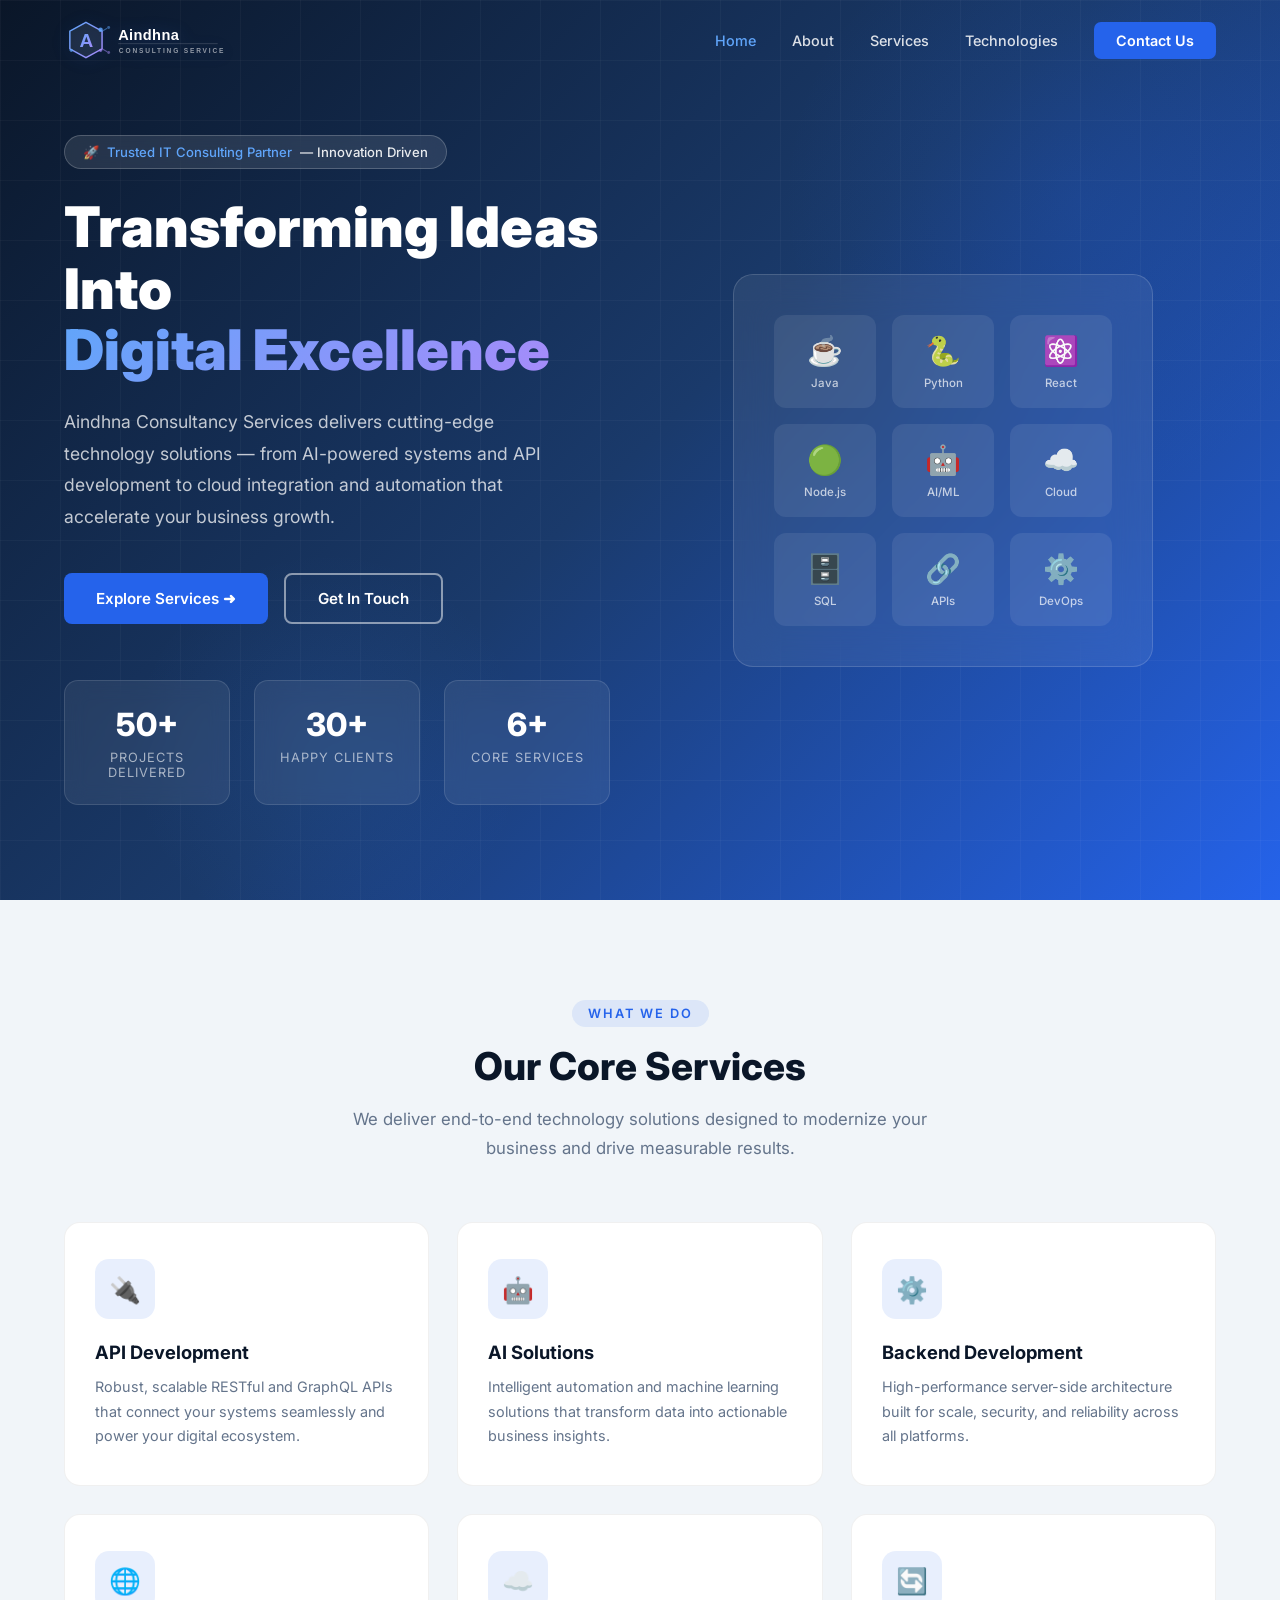
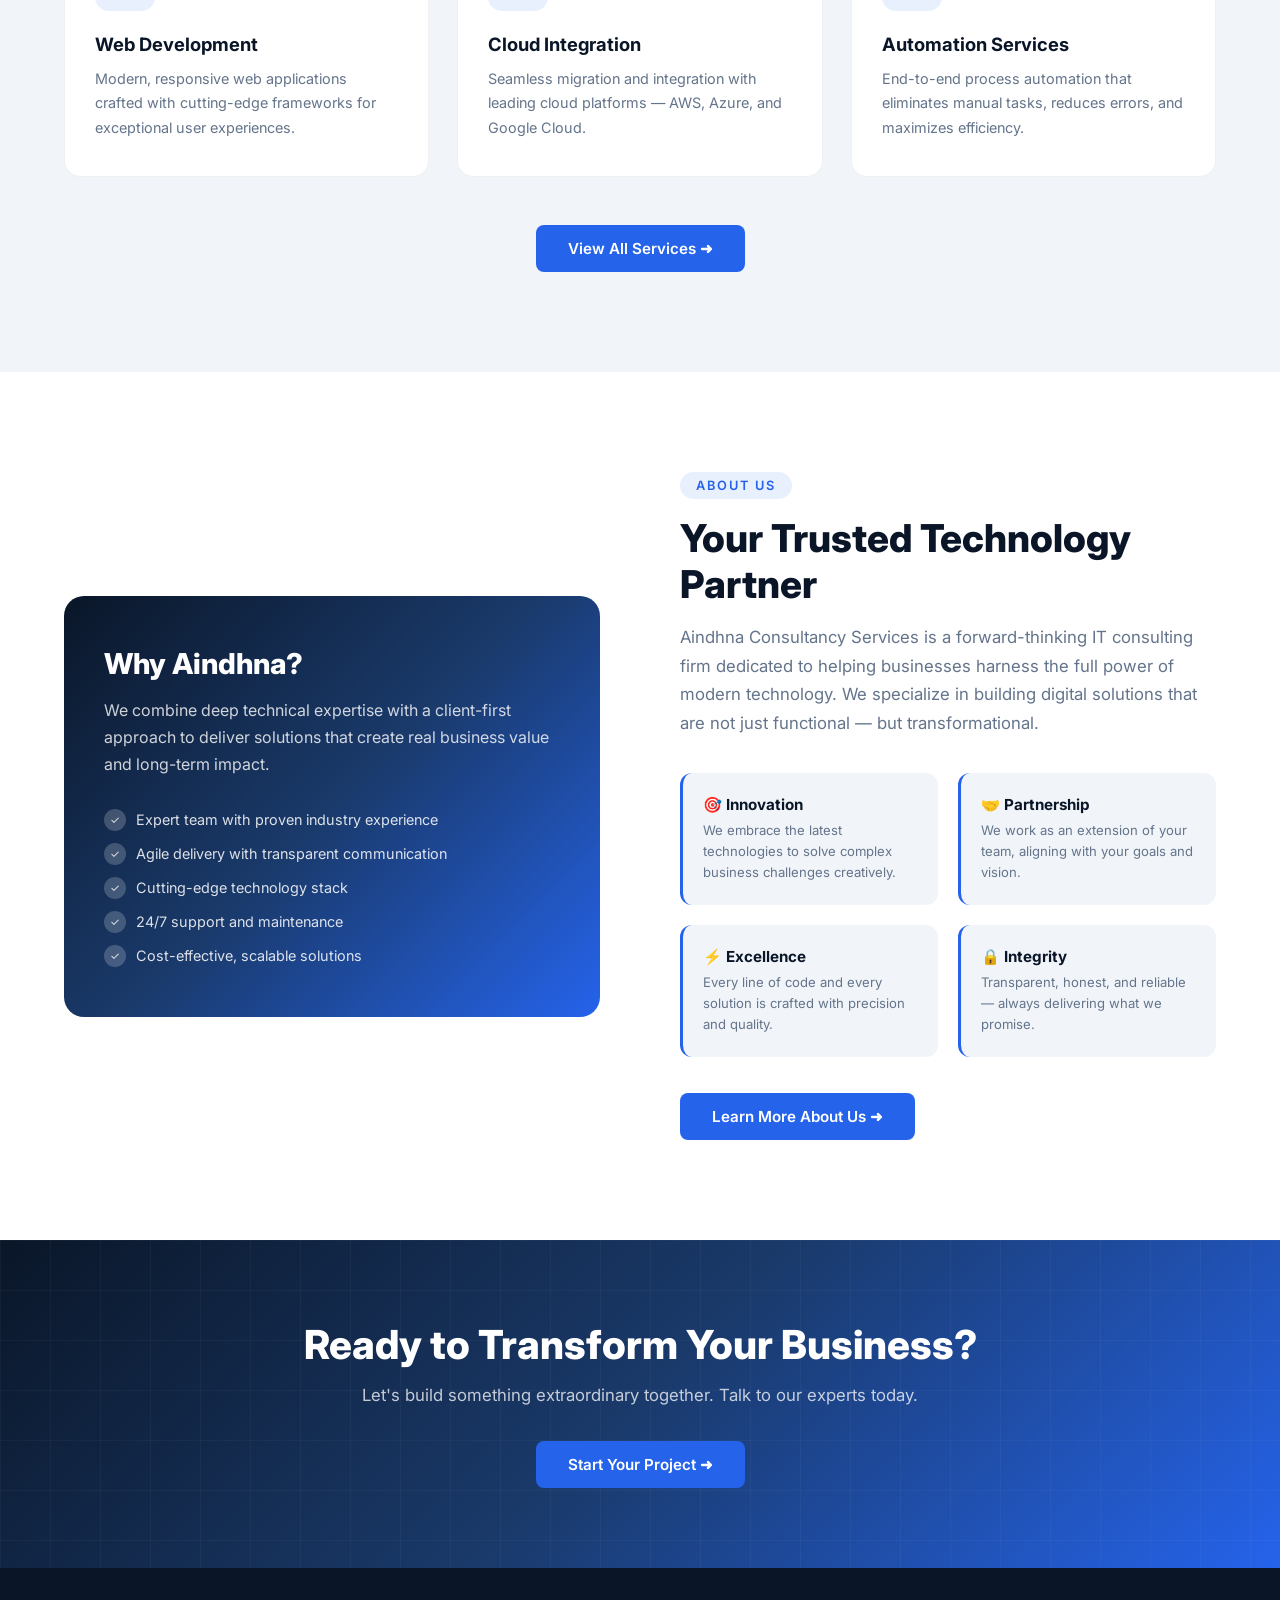
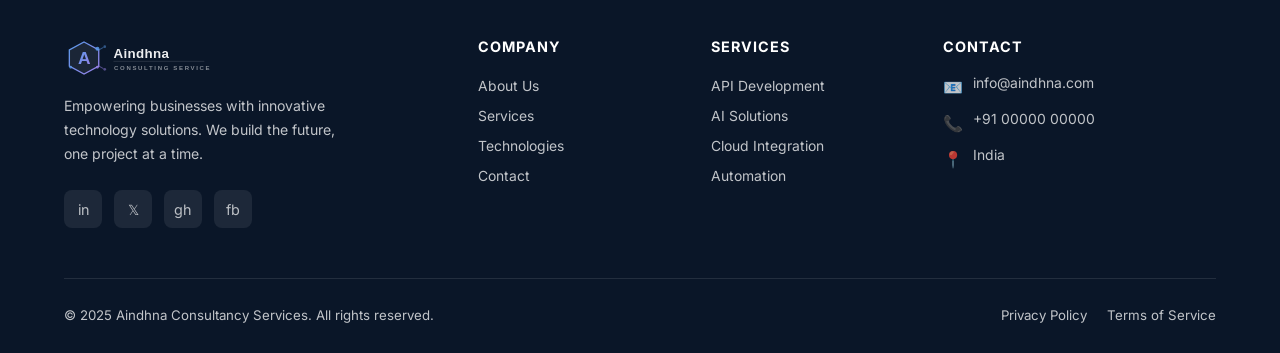
<file: index.html>
<!DOCTYPE html>
<html lang="en">
<head>
  <meta charset="UTF-8" />
  <meta name="viewport" content="width=device-width, initial-scale=1.0" />
  <title>Aindhna Consultancy Services — Modern IT Solutions</title>
  <meta name="description" content="Aindhna Consultancy Services — API Development, AI Solutions, Cloud Integration and more." />
  <link rel="stylesheet" href="css/styles.css" />
  <link rel="preconnect" href="https://fonts.googleapis.com" />
  <link href="https://fonts.googleapis.com/css2?family=Inter:wght@400;500;600;700;800;900&display=swap" rel="stylesheet" />
</head>
<body>

<!-- ========== NAVBAR ========== -->
<nav class="navbar" id="navbar">
  <div class="nav-container">
    <a href="index.html" class="logo">
      <img src="images/logo-white.svg" alt="Aindhna Consultancy Services" class="logo-img" />
    </a>
    <ul class="nav-links">
      <li><a href="index.html">Home</a></li>
      <li><a href="about.html">About</a></li>
      <li><a href="services.html">Services</a></li>
      <li><a href="technologies.html">Technologies</a></li>
      <li><a href="contact.html" class="nav-cta">Contact Us</a></li>
    </ul>
    <div class="hamburger" id="hamburger">
      <span></span><span></span><span></span>
    </div>
  </div>
</nav>

<!-- Mobile Nav -->
<div class="mobile-nav" id="mobileNav">
  <button class="mobile-close" id="mobileClose">✕</button>
  <a href="index.html">Home</a>
  <a href="about.html">About</a>
  <a href="services.html">Services</a>
  <a href="technologies.html">Technologies</a>
  <a href="contact.html">Contact Us</a>
</div>

<!-- ========== HERO ========== -->
<section class="hero">
  <div class="hero-bg">
    <div class="grid-overlay"></div>
  </div>
  <div class="container">
    <div class="hero-content">
      <div class="hero-text">
        <div class="hero-badge">
          🚀 <span>Trusted IT Consulting Partner</span> — Innovation Driven
        </div>
        <h1 class="hero-title">
          Transforming Ideas Into<br/>
          <span class="highlight">Digital Excellence</span>
        </h1>
        <p class="hero-description">
          Aindhna Consultancy Services delivers cutting-edge technology solutions — from AI-powered systems and API development to cloud integration and automation that accelerate your business growth.
        </p>
        <div class="hero-buttons">
          <a href="services.html" class="btn-primary">
            Explore Services ➜
          </a>
          <a href="contact.html" class="btn-outline">
            Get In Touch
          </a>
        </div>
        <div class="hero-stats">
          <div class="stat-card">
            <div class="stat-number">50+</div>
            <div class="stat-label">Projects Delivered</div>
          </div>
          <div class="stat-card">
            <div class="stat-number">30+</div>
            <div class="stat-label">Happy Clients</div>
          </div>
          <div class="stat-card">
            <div class="stat-number">6+</div>
            <div class="stat-label">Core Services</div>
          </div>
        </div>
      </div>
      <div class="hero-visual">
        <div class="hero-card">
          <div class="tech-grid">
            <div class="tech-item"><div class="icon">☕</div><span>Java</span></div>
            <div class="tech-item"><div class="icon">🐍</div><span>Python</span></div>
            <div class="tech-item"><div class="icon">⚛️</div><span>React</span></div>
            <div class="tech-item"><div class="icon">🟢</div><span>Node.js</span></div>
            <div class="tech-item"><div class="icon">🤖</div><span>AI/ML</span></div>
            <div class="tech-item"><div class="icon">☁️</div><span>Cloud</span></div>
            <div class="tech-item"><div class="icon">🗄️</div><span>SQL</span></div>
            <div class="tech-item"><div class="icon">🔗</div><span>APIs</span></div>
            <div class="tech-item"><div class="icon">⚙️</div><span>DevOps</span></div>
          </div>
        </div>
      </div>
    </div>
  </div>
</section>

<!-- ========== SERVICES PREVIEW ========== -->
<section class="services-preview">
  <div class="container">
    <div class="section-header fade-up">
      <div class="section-tag">What We Do</div>
      <h2 class="section-title">Our Core Services</h2>
      <p class="section-subtitle">We deliver end-to-end technology solutions designed to modernize your business and drive measurable results.</p>
    </div>
    <div class="services-grid">
      <div class="service-card fade-up">
        <div class="service-icon">🔌</div>
        <h3>API Development</h3>
        <p>Robust, scalable RESTful and GraphQL APIs that connect your systems seamlessly and power your digital ecosystem.</p>
      </div>
      <div class="service-card fade-up">
        <div class="service-icon">🤖</div>
        <h3>AI Solutions</h3>
        <p>Intelligent automation and machine learning solutions that transform data into actionable business insights.</p>
      </div>
      <div class="service-card fade-up">
        <div class="service-icon">⚙️</div>
        <h3>Backend Development</h3>
        <p>High-performance server-side architecture built for scale, security, and reliability across all platforms.</p>
      </div>
      <div class="service-card fade-up">
        <div class="service-icon">🌐</div>
        <h3>Web Development</h3>
        <p>Modern, responsive web applications crafted with cutting-edge frameworks for exceptional user experiences.</p>
      </div>
      <div class="service-card fade-up">
        <div class="service-icon">☁️</div>
        <h3>Cloud Integration</h3>
        <p>Seamless migration and integration with leading cloud platforms — AWS, Azure, and Google Cloud.</p>
      </div>
      <div class="service-card fade-up">
        <div class="service-icon">🔄</div>
        <h3>Automation Services</h3>
        <p>End-to-end process automation that eliminates manual tasks, reduces errors, and maximizes efficiency.</p>
      </div>
    </div>
    <div style="text-align:center; margin-top:48px;">
      <a href="services.html" class="btn-primary">View All Services ➜</a>
    </div>
  </div>
</section>

<!-- ========== ABOUT STRIP ========== -->
<section class="about-strip">
  <div class="container">
    <div class="about-grid">
      <div class="about-visual fade-up">
        <div class="about-img-card">
          <h3>Why Aindhna?</h3>
          <p>We combine deep technical expertise with a client-first approach to deliver solutions that create real business value and long-term impact.</p>
          <div class="about-features">
            <div class="about-feature">
              <div class="check">✓</div>
              Expert team with proven industry experience
            </div>
            <div class="about-feature">
              <div class="check">✓</div>
              Agile delivery with transparent communication
            </div>
            <div class="about-feature">
              <div class="check">✓</div>
              Cutting-edge technology stack
            </div>
            <div class="about-feature">
              <div class="check">✓</div>
              24/7 support and maintenance
            </div>
            <div class="about-feature">
              <div class="check">✓</div>
              Cost-effective, scalable solutions
            </div>
          </div>
        </div>
      </div>
      <div class="about-content fade-up">
        <div class="section-tag">About Us</div>
        <h2 class="section-title">Your Trusted Technology Partner</h2>
        <p class="section-subtitle">Aindhna Consultancy Services is a forward-thinking IT consulting firm dedicated to helping businesses harness the full power of modern technology. We specialize in building digital solutions that are not just functional — but transformational.</p>
        <div class="values-grid">
          <div class="value-card">
            <h4>🎯 Innovation</h4>
            <p>We embrace the latest technologies to solve complex business challenges creatively.</p>
          </div>
          <div class="value-card">
            <h4>🤝 Partnership</h4>
            <p>We work as an extension of your team, aligning with your goals and vision.</p>
          </div>
          <div class="value-card">
            <h4>⚡ Excellence</h4>
            <p>Every line of code and every solution is crafted with precision and quality.</p>
          </div>
          <div class="value-card">
            <h4>🔒 Integrity</h4>
            <p>Transparent, honest, and reliable — always delivering what we promise.</p>
          </div>
        </div>
        <div style="margin-top:36px;">
          <a href="about.html" class="btn-primary">Learn More About Us ➜</a>
        </div>
      </div>
    </div>
  </div>
</section>

<!-- ========== CTA BANNER ========== -->
<section class="cta-banner">
  <div class="container">
    <div class="cta-content fade-up">
      <h2>Ready to Transform Your Business?</h2>
      <p>Let's build something extraordinary together. Talk to our experts today.</p>
      <a href="contact.html" class="btn-primary" style="margin: 0 auto; display:inline-flex;">
        Start Your Project ➜
      </a>
    </div>
  </div>
</section>

<!-- ========== FOOTER ========== -->
<footer class="footer">
  <div class="container">
    <div class="footer-grid">
      <div class="footer-brand">
        <img src="images/logo-white.svg" alt="Aindhna Consultancy Services" class="footer-logo" />
        <p>Empowering businesses with innovative technology solutions. We build the future, one project at a time.</p>
        <div class="social-links">
          <a href="#" class="social-link">in</a>
          <a href="#" class="social-link">𝕏</a>
          <a href="#" class="social-link">gh</a>
          <a href="#" class="social-link">fb</a>
        </div>
      </div>
      <div class="footer-col">
        <h4>Company</h4>
        <ul>
          <li><a href="about.html">About Us</a></li>
          <li><a href="services.html">Services</a></li>
          <li><a href="technologies.html">Technologies</a></li>
          <li><a href="contact.html">Contact</a></li>
        </ul>
      </div>
      <div class="footer-col">
        <h4>Services</h4>
        <ul>
          <li><a href="services.html">API Development</a></li>
          <li><a href="services.html">AI Solutions</a></li>
          <li><a href="services.html">Cloud Integration</a></li>
          <li><a href="services.html">Automation</a></li>
        </ul>
      </div>
      <div class="footer-col">
        <h4>Contact</h4>
        <div class="contact-info">
          <div class="contact-item">
            <span class="ci-icon">📧</span>
            <span>info@aindhna.com</span>
          </div>
          <div class="contact-item">
            <span class="ci-icon">📞</span>
            <span>+91 00000 00000</span>
          </div>
          <div class="contact-item">
            <span class="ci-icon">📍</span>
            <span>India</span>
          </div>
        </div>
      </div>
    </div>
    <div class="footer-bottom">
      <p>© 2025 Aindhna Consultancy Services. All rights reserved.</p>
      <div class="footer-bottom-links">
        <a href="#">Privacy Policy</a>
        <a href="#">Terms of Service</a>
      </div>
    </div>
  </div>
</footer>

<script src="js/main.js"></script>
</body>
</html>
</file>
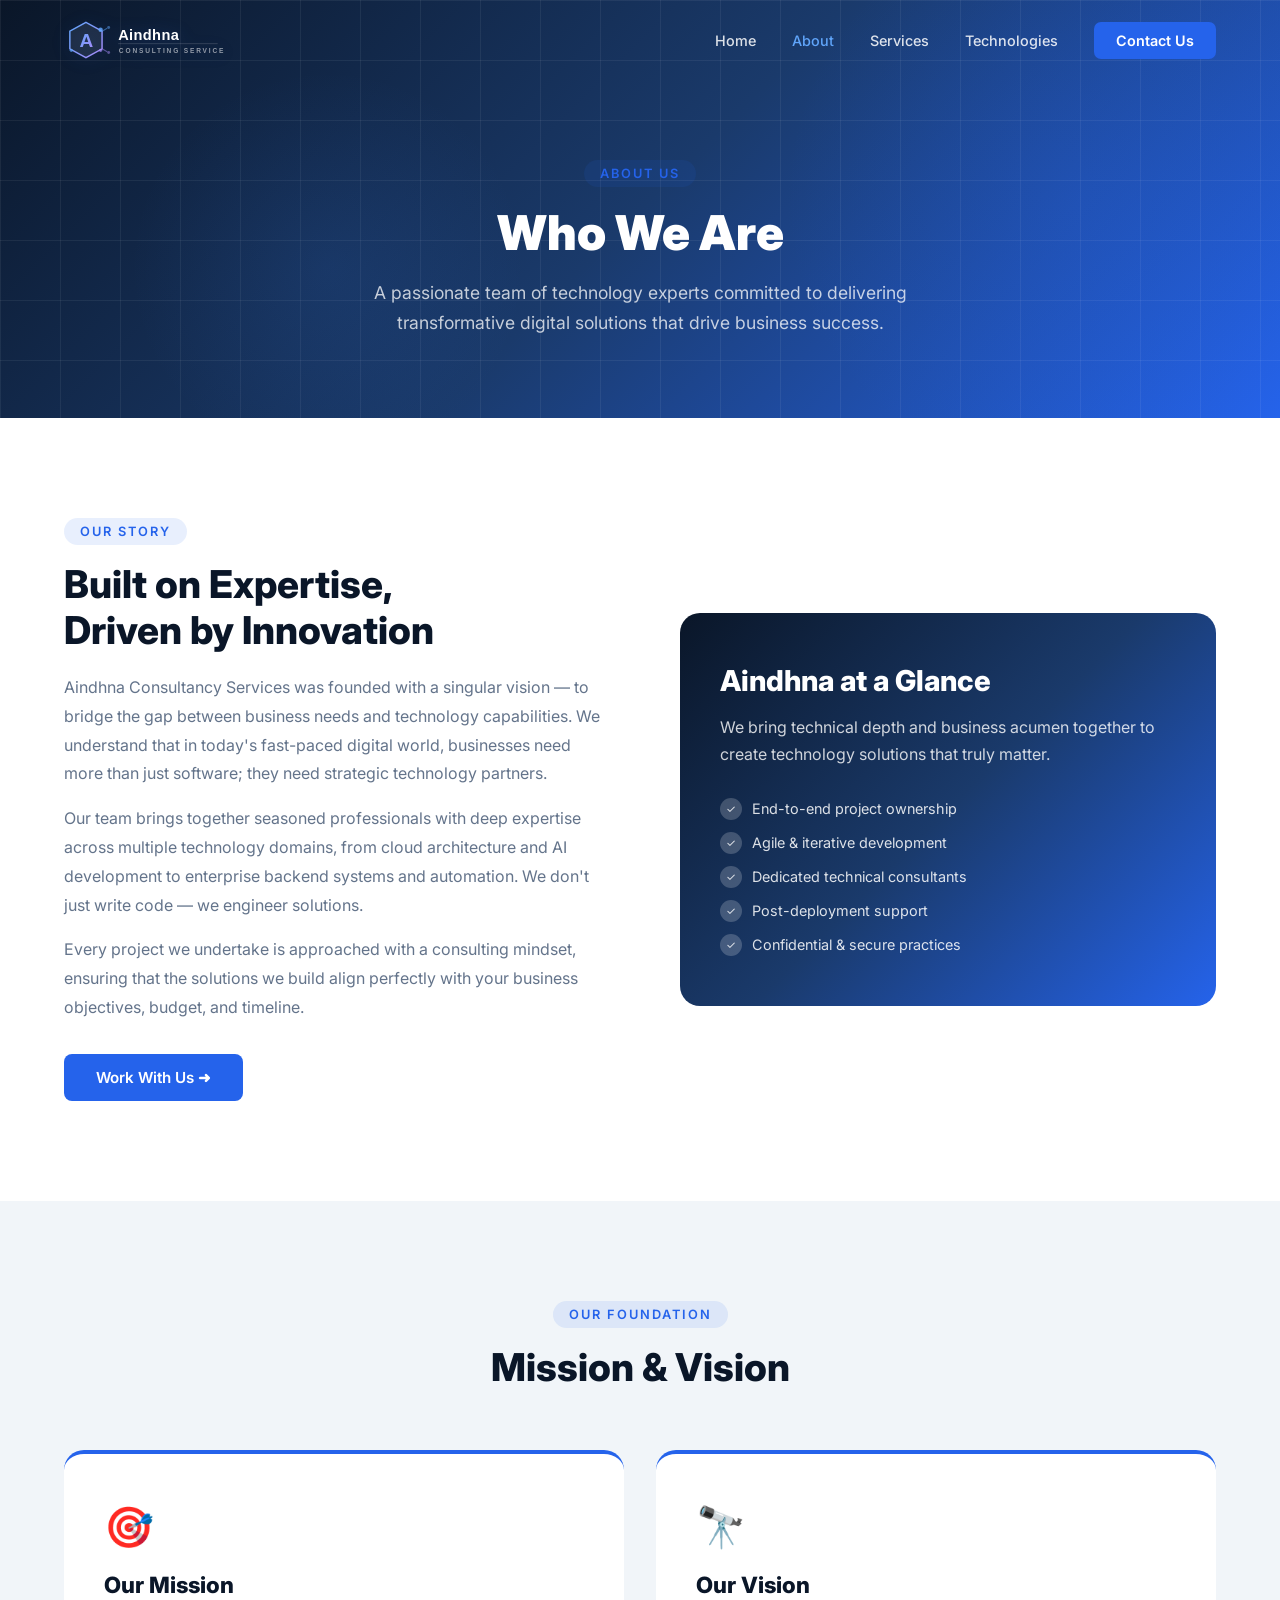
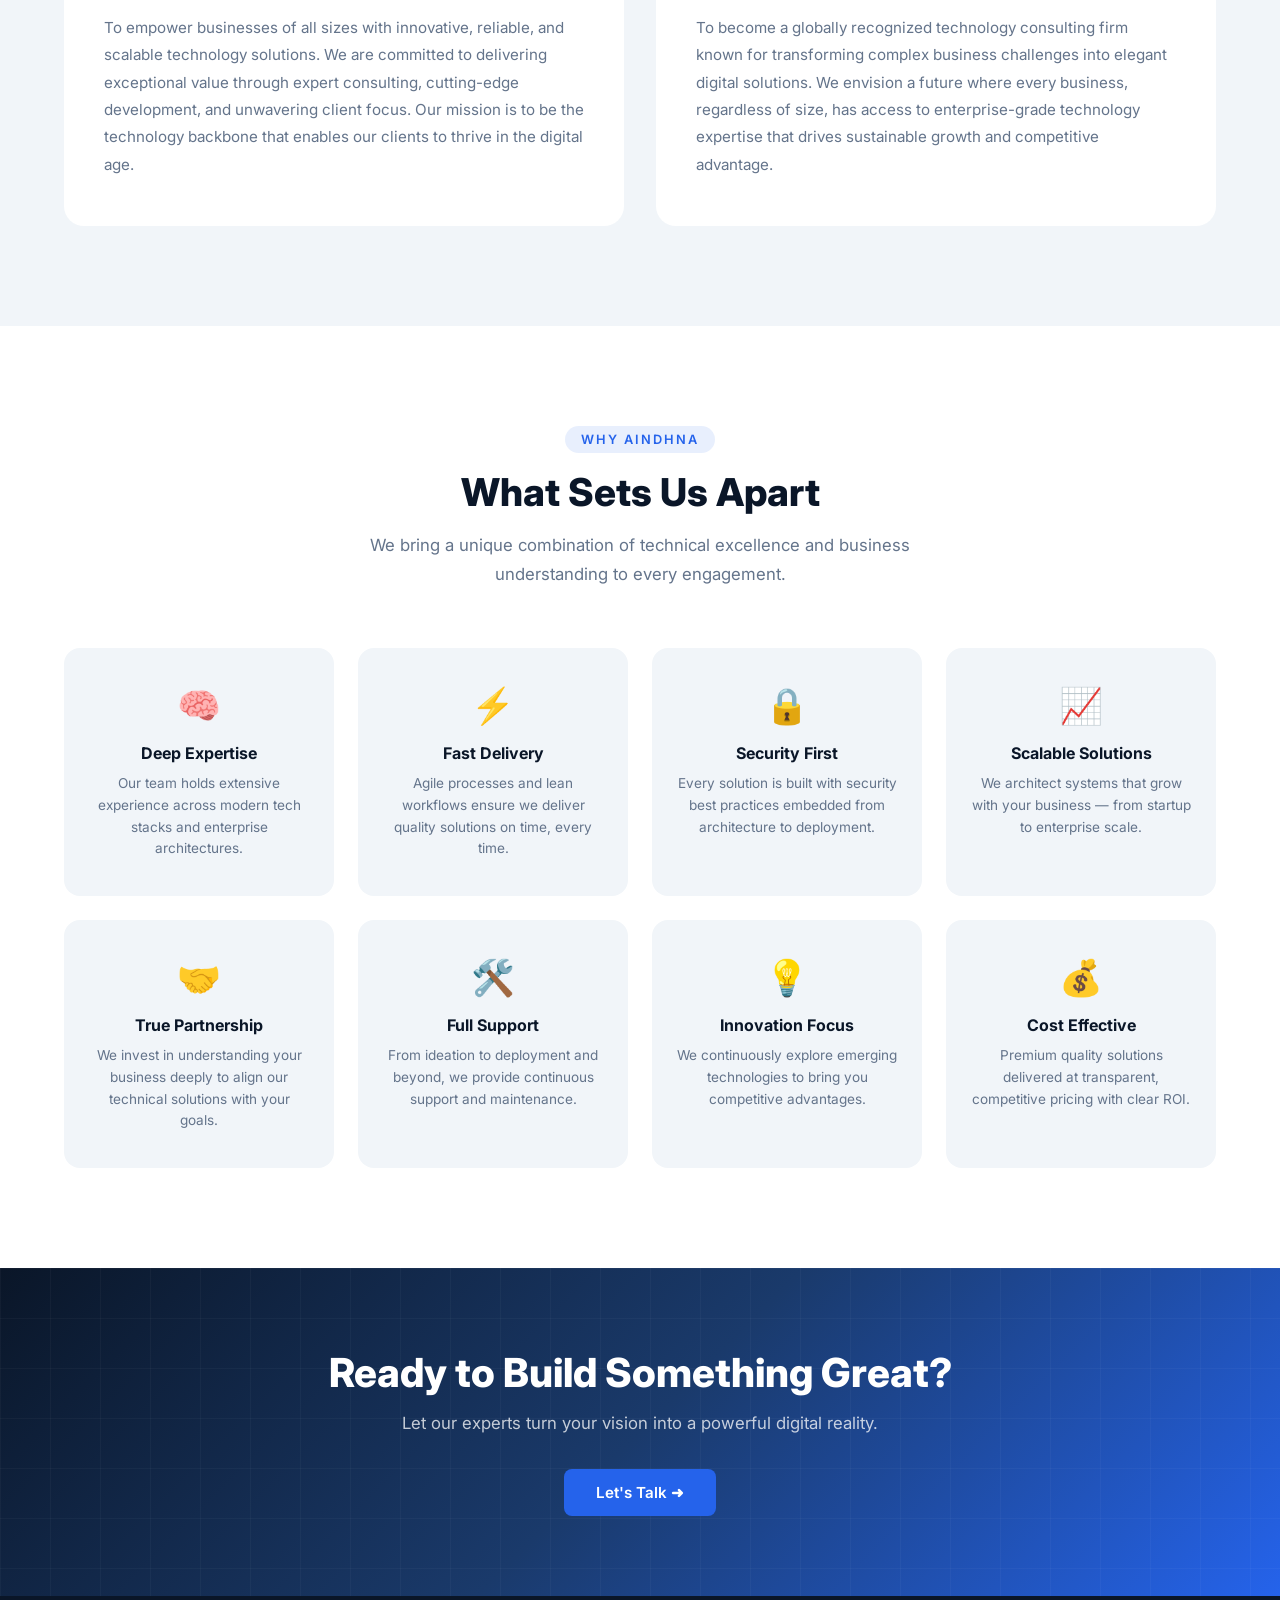
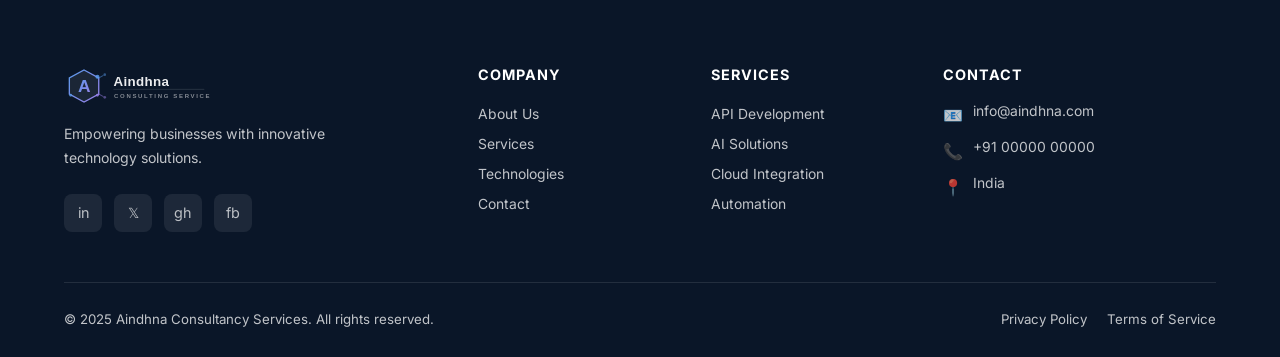
<file: about.html>
<!DOCTYPE html>
<html lang="en">
<head>
  <meta charset="UTF-8" />
  <meta name="viewport" content="width=device-width, initial-scale=1.0" />
  <title>About Us — Aindhna Consultancy Services</title>
  <link rel="stylesheet" href="css/styles.css" />
  <link href="https://fonts.googleapis.com/css2?family=Inter:wght@400;500;600;700;800;900&display=swap" rel="stylesheet" />
</head>
<body>

<nav class="navbar" id="navbar">
  <div class="nav-container">
    <a href="index.html" class="logo">
      <img src="images/logo-white.svg" alt="Aindhna Consultancy Services" class="logo-img" />
    </a>
    <ul class="nav-links">
      <li><a href="index.html">Home</a></li>
      <li><a href="about.html">About</a></li>
      <li><a href="services.html">Services</a></li>
      <li><a href="technologies.html">Technologies</a></li>
      <li><a href="contact.html" class="nav-cta">Contact Us</a></li>
    </ul>
    <div class="hamburger" id="hamburger"><span></span><span></span><span></span></div>
  </div>
</nav>

<div class="mobile-nav" id="mobileNav">
  <button class="mobile-close" id="mobileClose">✕</button>
  <a href="index.html">Home</a>
  <a href="about.html">About</a>
  <a href="services.html">Services</a>
  <a href="technologies.html">Technologies</a>
  <a href="contact.html">Contact Us</a>
</div>

<!-- Page Hero -->
<section class="page-hero">
  <div class="hero-bg"><div class="grid-overlay"></div></div>
  <div class="container">
    <div class="page-hero-content">
      <div class="section-tag">About Us</div>
      <h1>Who We Are</h1>
      <p>A passionate team of technology experts committed to delivering transformative digital solutions that drive business success.</p>
    </div>
  </div>
</section>

<!-- Company Overview -->
<section class="about-overview">
  <div class="container">
    <div class="overview-grid">
      <div class="overview-text fade-up">
        <div class="section-tag">Our Story</div>
        <h2 class="section-title">Built on Expertise,<br/>Driven by Innovation</h2>
        <p>Aindhna Consultancy Services was founded with a singular vision — to bridge the gap between business needs and technology capabilities. We understand that in today's fast-paced digital world, businesses need more than just software; they need strategic technology partners.</p>
        <p>Our team brings together seasoned professionals with deep expertise across multiple technology domains, from cloud architecture and AI development to enterprise backend systems and automation. We don't just write code — we engineer solutions.</p>
        <p>Every project we undertake is approached with a consulting mindset, ensuring that the solutions we build align perfectly with your business objectives, budget, and timeline.</p>
        <div style="margin-top: 32px;">
          <a href="contact.html" class="btn-primary">Work With Us ➜</a>
        </div>
      </div>
      <div class="fade-up">
        <div class="about-img-card">
          <h3>Aindhna at a Glance</h3>
          <p>We bring technical depth and business acumen together to create technology solutions that truly matter.</p>
          <div class="about-features">
            <div class="about-feature"><div class="check">✓</div> End-to-end project ownership</div>
            <div class="about-feature"><div class="check">✓</div> Agile & iterative development</div>
            <div class="about-feature"><div class="check">✓</div> Dedicated technical consultants</div>
            <div class="about-feature"><div class="check">✓</div> Post-deployment support</div>
            <div class="about-feature"><div class="check">✓</div> Confidential & secure practices</div>
          </div>
        </div>
      </div>
    </div>
  </div>
</section>

<!-- Mission & Vision -->
<section class="mission-vision">
  <div class="container">
    <div class="section-header fade-up">
      <div class="section-tag">Our Foundation</div>
      <h2 class="section-title">Mission & Vision</h2>
    </div>
    <div class="mv-grid">
      <div class="mv-card fade-up">
        <div class="mv-icon">🎯</div>
        <h3>Our Mission</h3>
        <p>To empower businesses of all sizes with innovative, reliable, and scalable technology solutions. We are committed to delivering exceptional value through expert consulting, cutting-edge development, and unwavering client focus. Our mission is to be the technology backbone that enables our clients to thrive in the digital age.</p>
      </div>
      <div class="mv-card fade-up">
        <div class="mv-icon">🔭</div>
        <h3>Our Vision</h3>
        <p>To become a globally recognized technology consulting firm known for transforming complex business challenges into elegant digital solutions. We envision a future where every business, regardless of size, has access to enterprise-grade technology expertise that drives sustainable growth and competitive advantage.</p>
      </div>
    </div>
  </div>
</section>

<!-- Why Choose Us -->
<section class="why-choose">
  <div class="container">
    <div class="section-header fade-up">
      <div class="section-tag">Why Aindhna</div>
      <h2 class="section-title">What Sets Us Apart</h2>
      <p class="section-subtitle" style="margin:0 auto;">We bring a unique combination of technical excellence and business understanding to every engagement.</p>
    </div>
    <div class="why-grid">
      <div class="why-card fade-up">
        <div class="why-icon">🧠</div>
        <h4>Deep Expertise</h4>
        <p>Our team holds extensive experience across modern tech stacks and enterprise architectures.</p>
      </div>
      <div class="why-card fade-up">
        <div class="why-icon">⚡</div>
        <h4>Fast Delivery</h4>
        <p>Agile processes and lean workflows ensure we deliver quality solutions on time, every time.</p>
      </div>
      <div class="why-card fade-up">
        <div class="why-icon">🔒</div>
        <h4>Security First</h4>
        <p>Every solution is built with security best practices embedded from architecture to deployment.</p>
      </div>
      <div class="why-card fade-up">
        <div class="why-icon">📈</div>
        <h4>Scalable Solutions</h4>
        <p>We architect systems that grow with your business — from startup to enterprise scale.</p>
      </div>
      <div class="why-card fade-up">
        <div class="why-icon">🤝</div>
        <h4>True Partnership</h4>
        <p>We invest in understanding your business deeply to align our technical solutions with your goals.</p>
      </div>
      <div class="why-card fade-up">
        <div class="why-icon">🛠️</div>
        <h4>Full Support</h4>
        <p>From ideation to deployment and beyond, we provide continuous support and maintenance.</p>
      </div>
      <div class="why-card fade-up">
        <div class="why-icon">💡</div>
        <h4>Innovation Focus</h4>
        <p>We continuously explore emerging technologies to bring you competitive advantages.</p>
      </div>
      <div class="why-card fade-up">
        <div class="why-icon">💰</div>
        <h4>Cost Effective</h4>
        <p>Premium quality solutions delivered at transparent, competitive pricing with clear ROI.</p>
      </div>
    </div>
  </div>
</section>

<!-- CTA -->
<section class="cta-banner">
  <div class="container">
    <div class="cta-content fade-up">
      <h2>Ready to Build Something Great?</h2>
      <p>Let our experts turn your vision into a powerful digital reality.</p>
      <a href="contact.html" class="btn-primary" style="display:inline-flex; margin:0 auto;">Let's Talk ➜</a>
    </div>
  </div>
</section>

<footer class="footer">
  <div class="container">
    <div class="footer-grid">
      <div class="footer-brand">
        <img src="images/logo-white.svg" alt="Aindhna Consultancy Services" class="footer-logo" />
        <p>Empowering businesses with innovative technology solutions.</p>
        <div class="social-links">
          <a href="#" class="social-link">in</a>
          <a href="#" class="social-link">𝕏</a>
          <a href="#" class="social-link">gh</a>
          <a href="#" class="social-link">fb</a>
        </div>
      </div>
      <div class="footer-col">
        <h4>Company</h4>
        <ul>
          <li><a href="about.html">About Us</a></li>
          <li><a href="services.html">Services</a></li>
          <li><a href="technologies.html">Technologies</a></li>
          <li><a href="contact.html">Contact</a></li>
        </ul>
      </div>
      <div class="footer-col">
        <h4>Services</h4>
        <ul>
          <li><a href="services.html">API Development</a></li>
          <li><a href="services.html">AI Solutions</a></li>
          <li><a href="services.html">Cloud Integration</a></li>
          <li><a href="services.html">Automation</a></li>
        </ul>
      </div>
      <div class="footer-col">
        <h4>Contact</h4>
        <div class="contact-info">
          <div class="contact-item"><span class="ci-icon">📧</span><span>info@aindhna.com</span></div>
          <div class="contact-item"><span class="ci-icon">📞</span><span>+91 00000 00000</span></div>
          <div class="contact-item"><span class="ci-icon">📍</span><span>India</span></div>
        </div>
      </div>
    </div>
    <div class="footer-bottom">
      <p>© 2025 Aindhna Consultancy Services. All rights reserved.</p>
      <div class="footer-bottom-links">
        <a href="#">Privacy Policy</a>
        <a href="#">Terms of Service</a>
      </div>
    </div>
  </div>
</footer>

<script src="js/main.js"></script>
</body>
</html>
</file>
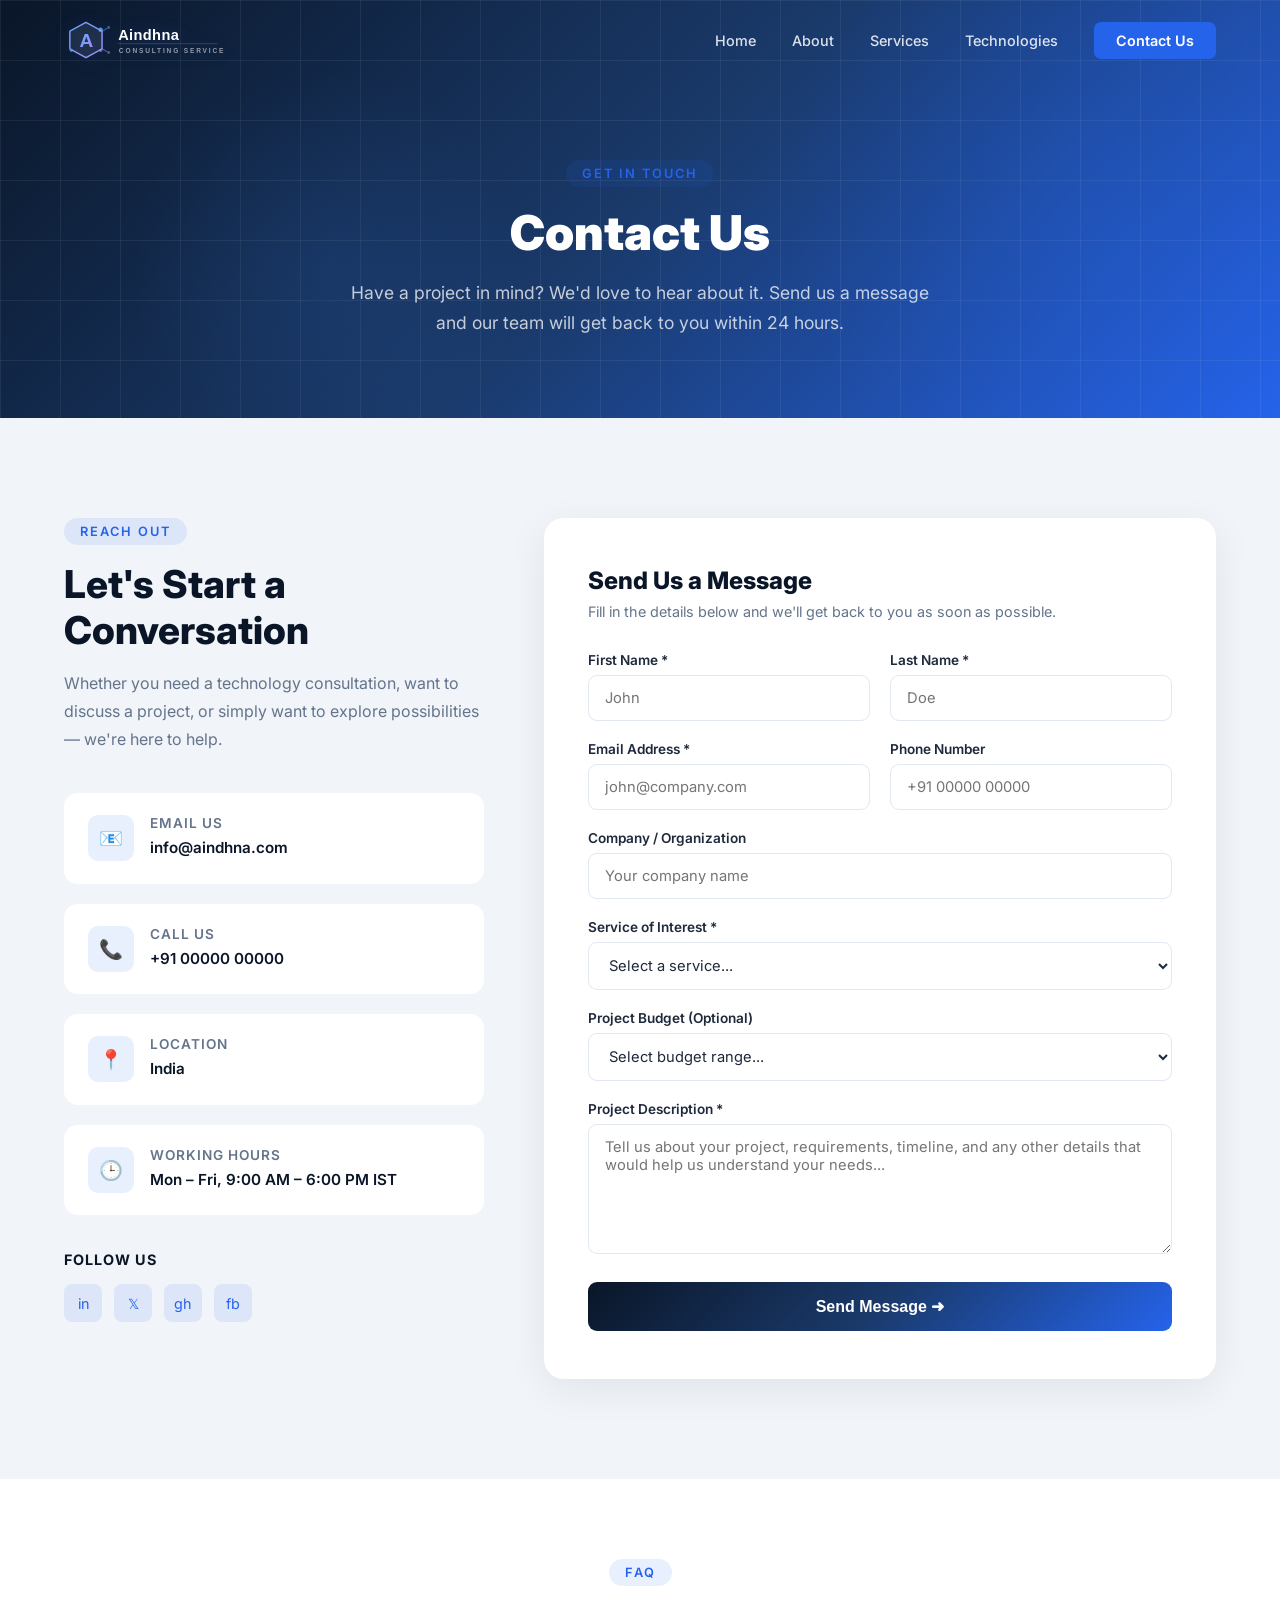
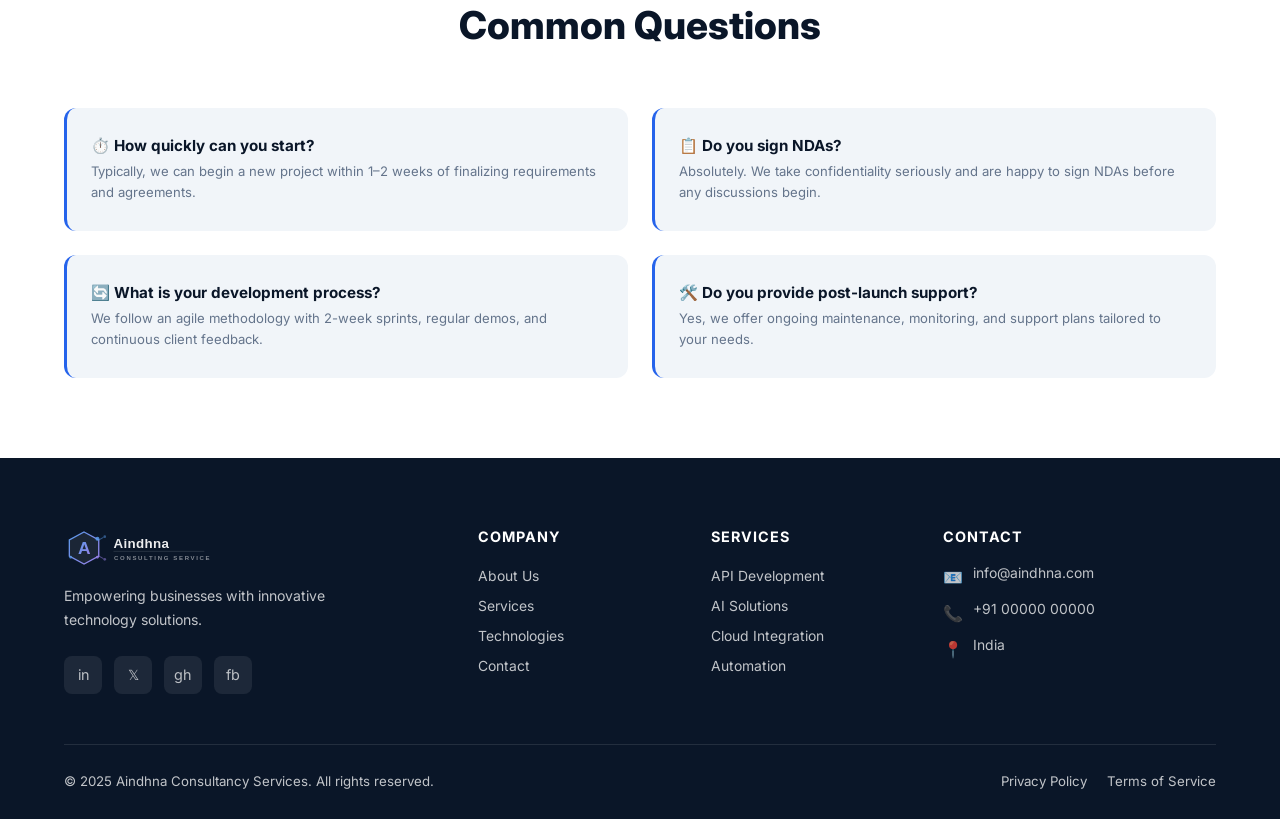
<file: contact.html>
<!DOCTYPE html>
<html lang="en">
<head>
  <meta charset="UTF-8" />
  <meta name="viewport" content="width=device-width, initial-scale=1.0" />
  <title>Contact Us — Aindhna Consultancy Services</title>
  <link rel="stylesheet" href="css/styles.css" />
  <link href="https://fonts.googleapis.com/css2?family=Inter:wght@400;500;600;700;800;900&display=swap" rel="stylesheet" />
</head>
<body>

<nav class="navbar" id="navbar">
  <div class="nav-container">
    <a href="index.html" class="logo">
      <img src="images/logo-white.svg" alt="Aindhna Consultancy Services" class="logo-img" />
    </a>
    <ul class="nav-links">
      <li><a href="index.html">Home</a></li>
      <li><a href="about.html">About</a></li>
      <li><a href="services.html">Services</a></li>
      <li><a href="technologies.html">Technologies</a></li>
      <li><a href="contact.html" class="nav-cta">Contact Us</a></li>
    </ul>
    <div class="hamburger" id="hamburger"><span></span><span></span><span></span></div>
  </div>
</nav>

<div class="mobile-nav" id="mobileNav">
  <button class="mobile-close" id="mobileClose">✕</button>
  <a href="index.html">Home</a>
  <a href="about.html">About</a>
  <a href="services.html">Services</a>
  <a href="technologies.html">Technologies</a>
  <a href="contact.html">Contact Us</a>
</div>

<!-- Page Hero -->
<section class="page-hero">
  <div class="hero-bg"><div class="grid-overlay"></div></div>
  <div class="container">
    <div class="page-hero-content">
      <div class="section-tag">Get In Touch</div>
      <h1>Contact Us</h1>
      <p>Have a project in mind? We'd love to hear about it. Send us a message and our team will get back to you within 24 hours.</p>
    </div>
  </div>
</section>

<!-- Contact Section -->
<section class="contact-section">
  <div class="container">
    <div class="contact-grid">

      <!-- Info Panel -->
      <div class="contact-info-panel fade-up">
        <div class="section-tag">Reach Out</div>
        <h2 class="section-title">Let's Start a Conversation</h2>
        <p>Whether you need a technology consultation, want to discuss a project, or simply want to explore possibilities — we're here to help.</p>

        <div class="info-cards">
          <div class="info-card">
            <div class="info-card-icon">📧</div>
            <div class="info-card-text">
              <h4>Email Us</h4>
              <p>info@aindhna.com</p>
            </div>
          </div>
          <div class="info-card">
            <div class="info-card-icon">📞</div>
            <div class="info-card-text">
              <h4>Call Us</h4>
              <p>+91 00000 00000</p>
            </div>
          </div>
          <div class="info-card">
            <div class="info-card-icon">📍</div>
            <div class="info-card-text">
              <h4>Location</h4>
              <p>India</p>
            </div>
          </div>
          <div class="info-card">
            <div class="info-card-icon">🕒</div>
            <div class="info-card-text">
              <h4>Working Hours</h4>
              <p>Mon – Fri, 9:00 AM – 6:00 PM IST</p>
            </div>
          </div>
        </div>

        <div style="margin-top: 36px;">
          <h4 style="font-size:0.9rem; font-weight:700; color:var(--primary); margin-bottom:16px; text-transform:uppercase; letter-spacing:1px;">Follow Us</h4>
          <div class="social-links">
            <a href="#" class="social-link" style="background:rgba(37,99,235,0.1); color:var(--accent);">in</a>
            <a href="#" class="social-link" style="background:rgba(37,99,235,0.1); color:var(--accent);">𝕏</a>
            <a href="#" class="social-link" style="background:rgba(37,99,235,0.1); color:var(--accent);">gh</a>
            <a href="#" class="social-link" style="background:rgba(37,99,235,0.1); color:var(--accent);">fb</a>
          </div>
        </div>
      </div>

      <!-- Form Panel -->
      <div class="contact-form-panel fade-up">
        <h3>Send Us a Message</h3>
        <p>Fill in the details below and we'll get back to you as soon as possible.</p>

        <form id="contactForm" novalidate>
          <div class="form-row">
            <div class="form-group">
              <label for="firstName">First Name *</label>
              <input type="text" id="firstName" name="firstName" placeholder="John" required />
            </div>
            <div class="form-group">
              <label for="lastName">Last Name *</label>
              <input type="text" id="lastName" name="lastName" placeholder="Doe" required />
            </div>
          </div>

          <div class="form-row">
            <div class="form-group">
              <label for="email">Email Address *</label>
              <input type="email" id="email" name="email" placeholder="john@company.com" required />
            </div>
            <div class="form-group">
              <label for="phone">Phone Number</label>
              <input type="tel" id="phone" name="phone" placeholder="+91 00000 00000" />
            </div>
          </div>

          <div class="form-group">
            <label for="company">Company / Organization</label>
            <input type="text" id="company" name="company" placeholder="Your company name" />
          </div>

          <div class="form-group">
            <label for="service">Service of Interest *</label>
            <select id="service" name="service" required>
              <option value="" disabled selected>Select a service...</option>
              <option value="api">API Development</option>
              <option value="ai">AI Solutions</option>
              <option value="backend">Backend Development</option>
              <option value="web">Web Development</option>
              <option value="cloud">Cloud Integration</option>
              <option value="automation">Automation Services</option>
              <option value="other">Other / General Inquiry</option>
            </select>
          </div>

          <div class="form-group">
            <label for="budget">Project Budget (Optional)</label>
            <select id="budget" name="budget">
              <option value="" disabled selected>Select budget range...</option>
              <option value="small">Under ₹1 Lakh</option>
              <option value="medium">₹1L – ₹5L</option>
              <option value="large">₹5L – ₹20L</option>
              <option value="enterprise">₹20L+</option>
              <option value="discuss">Prefer to Discuss</option>
            </select>
          </div>

          <div class="form-group">
            <label for="message">Project Description *</label>
            <textarea id="message" name="message" placeholder="Tell us about your project, requirements, timeline, and any other details that would help us understand your needs..." required></textarea>
          </div>

          <button type="submit" class="form-submit">
            Send Message ➜
          </button>

          <div class="success-msg" id="successMsg">
            ✅ Thank you! Your message has been sent successfully. We'll get back to you within 24 hours.
          </div>
        </form>
      </div>

    </div>
  </div>
</section>

<!-- FAQ Strip -->
<section style="padding: 80px 0; background: var(--white);">
  <div class="container">
    <div class="section-header fade-up">
      <div class="section-tag">FAQ</div>
      <h2 class="section-title">Common Questions</h2>
    </div>
    <div style="display:grid; grid-template-columns:1fr 1fr; gap:24px; margin-top:48px;">
      <div class="value-card fade-up" style="padding:28px 24px;">
        <h4>⏱️ How quickly can you start?</h4>
        <p>Typically, we can begin a new project within 1–2 weeks of finalizing requirements and agreements.</p>
      </div>
      <div class="value-card fade-up" style="padding:28px 24px;">
        <h4>📋 Do you sign NDAs?</h4>
        <p>Absolutely. We take confidentiality seriously and are happy to sign NDAs before any discussions begin.</p>
      </div>
      <div class="value-card fade-up" style="padding:28px 24px;">
        <h4>🔄 What is your development process?</h4>
        <p>We follow an agile methodology with 2-week sprints, regular demos, and continuous client feedback.</p>
      </div>
      <div class="value-card fade-up" style="padding:28px 24px;">
        <h4>🛠️ Do you provide post-launch support?</h4>
        <p>Yes, we offer ongoing maintenance, monitoring, and support plans tailored to your needs.</p>
      </div>
    </div>
  </div>
</section>

<footer class="footer">
  <div class="container">
    <div class="footer-grid">
      <div class="footer-brand">
        <img src="images/logo-white.svg" alt="Aindhna Consultancy Services" class="footer-logo" />
        <p>Empowering businesses with innovative technology solutions.</p>
        <div class="social-links">
          <a href="#" class="social-link">in</a>
          <a href="#" class="social-link">𝕏</a>
          <a href="#" class="social-link">gh</a>
          <a href="#" class="social-link">fb</a>
        </div>
      </div>
      <div class="footer-col">
        <h4>Company</h4>
        <ul>
          <li><a href="about.html">About Us</a></li>
          <li><a href="services.html">Services</a></li>
          <li><a href="technologies.html">Technologies</a></li>
          <li><a href="contact.html">Contact</a></li>
        </ul>
      </div>
      <div class="footer-col">
        <h4>Services</h4>
        <ul>
          <li><a href="services.html">API Development</a></li>
          <li><a href="services.html">AI Solutions</a></li>
          <li><a href="services.html">Cloud Integration</a></li>
          <li><a href="services.html">Automation</a></li>
        </ul>
      </div>
      <div class="footer-col">
        <h4>Contact</h4>
        <div class="contact-info">
          <div class="contact-item"><span class="ci-icon">📧</span><span>info@aindhna.com</span></div>
          <div class="contact-item"><span class="ci-icon">📞</span><span>+91 00000 00000</span></div>
          <div class="contact-item"><span class="ci-icon">📍</span><span>India</span></div>
        </div>
      </div>
    </div>
    <div class="footer-bottom">
      <p>© 2025 Aindhna Consultancy Services. All rights reserved.</p>
      <div class="footer-bottom-links">
        <a href="#">Privacy Policy</a>
        <a href="#">Terms of Service</a>
      </div>
    </div>
  </div>
</footer>

<script src="js/main.js"></script>
</body>
</html>
</file>
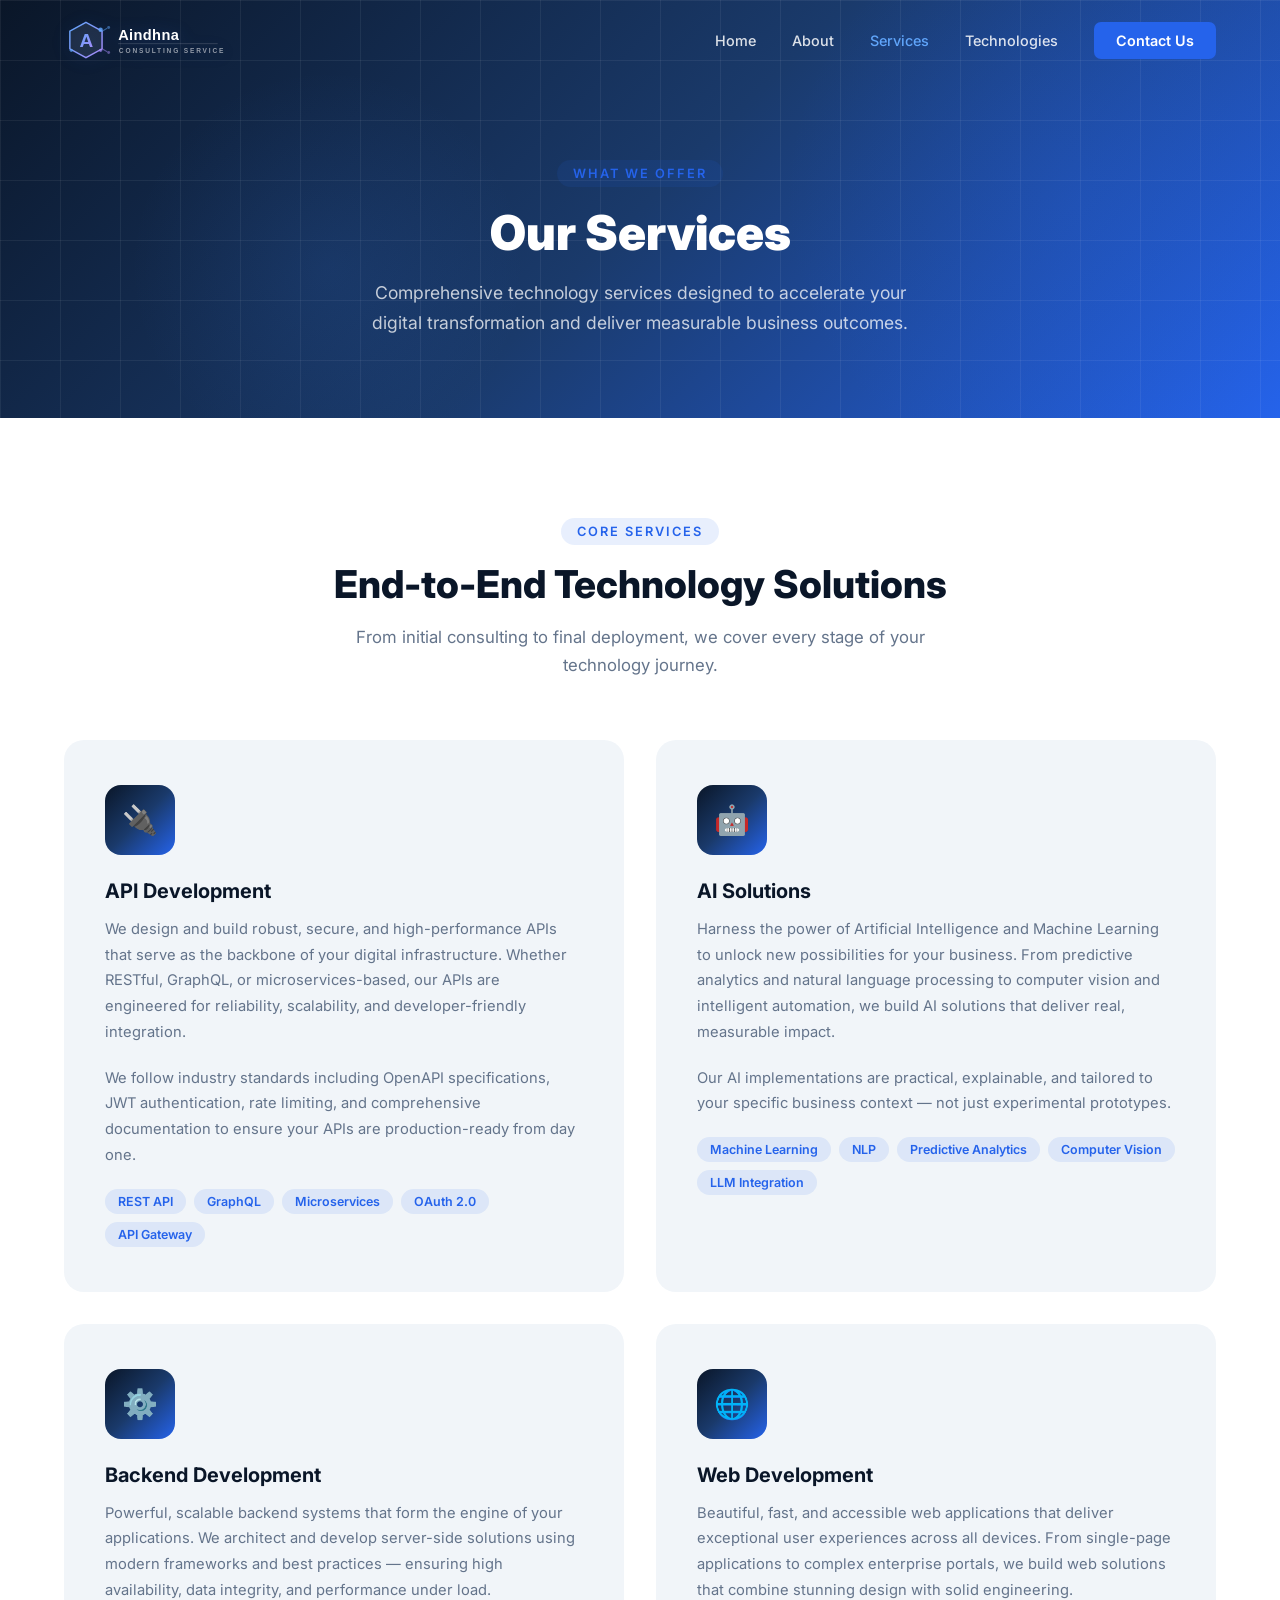
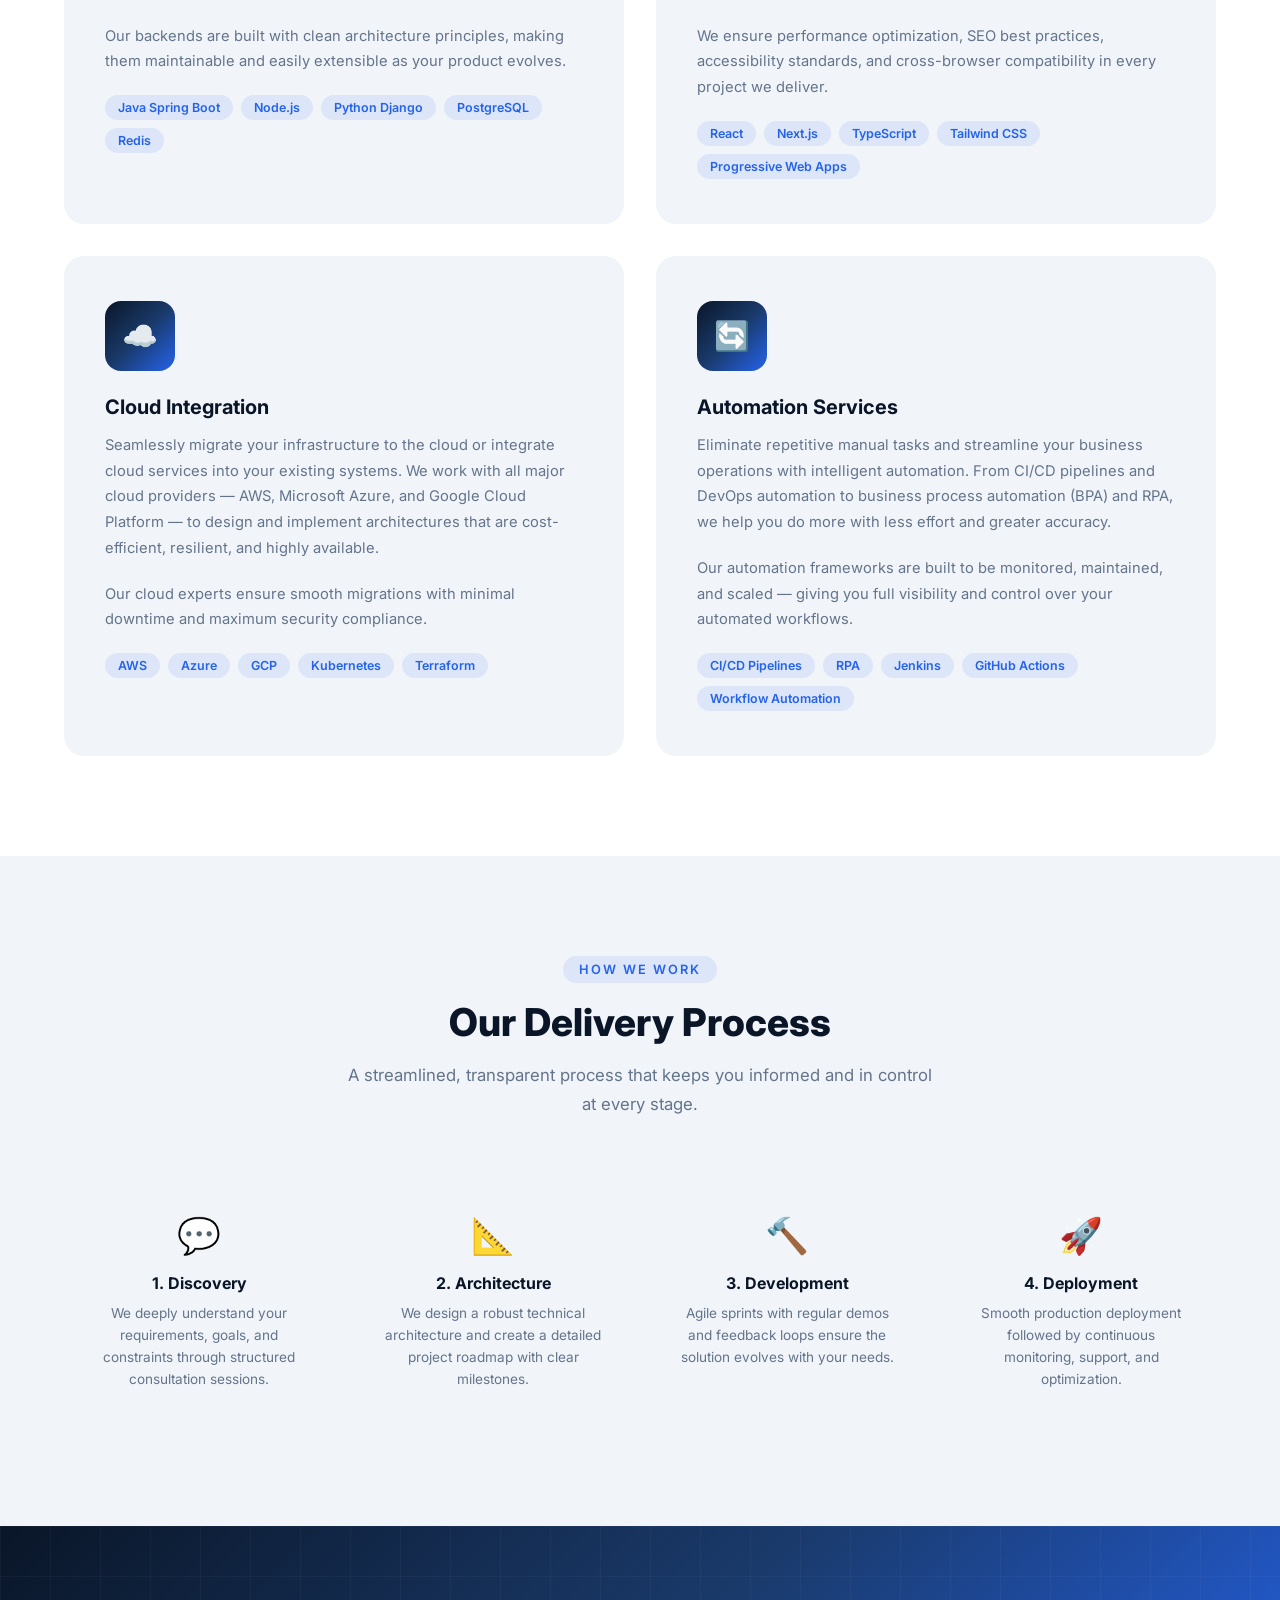
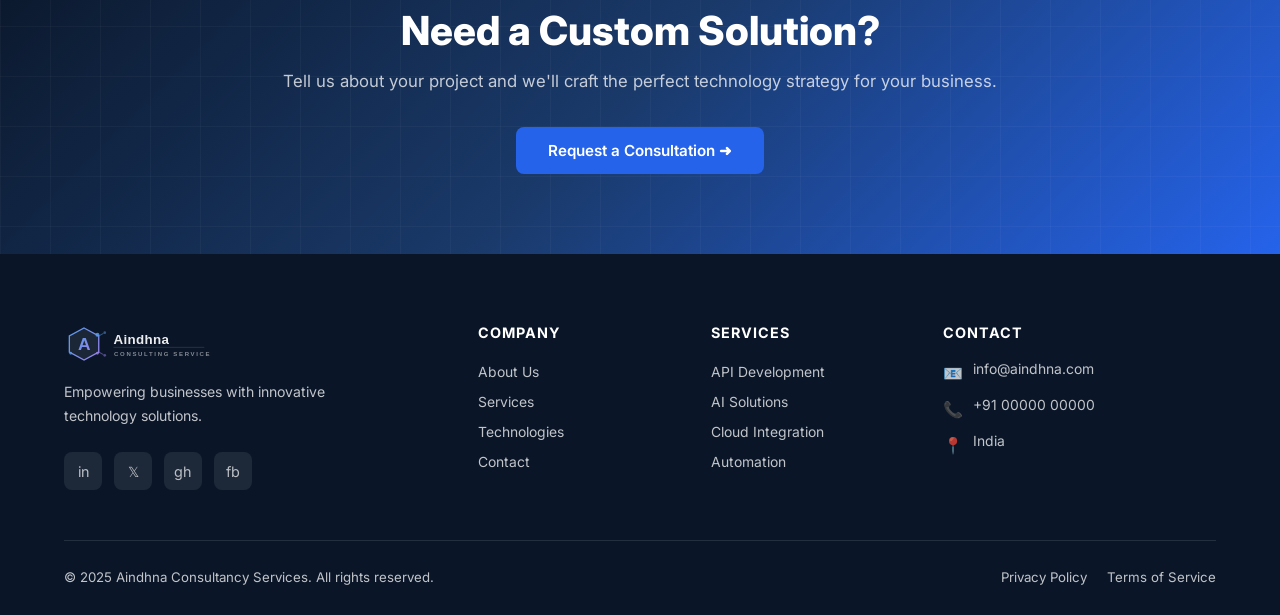
<file: services.html>
<!DOCTYPE html>
<html lang="en">
<head>
  <meta charset="UTF-8" />
  <meta name="viewport" content="width=device-width, initial-scale=1.0" />
  <title>Services — Aindhna Consultancy Services</title>
  <link rel="stylesheet" href="css/styles.css" />
  <link href="https://fonts.googleapis.com/css2?family=Inter:wght@400;500;600;700;800;900&display=swap" rel="stylesheet" />
</head>
<body>

<nav class="navbar" id="navbar">
  <div class="nav-container">
    <a href="index.html" class="logo">
      <img src="images/logo-white.svg" alt="Aindhna Consultancy Services" class="logo-img" />
    </a>
    <ul class="nav-links">
      <li><a href="index.html">Home</a></li>
      <li><a href="about.html">About</a></li>
      <li><a href="services.html">Services</a></li>
      <li><a href="technologies.html">Technologies</a></li>
      <li><a href="contact.html" class="nav-cta">Contact Us</a></li>
    </ul>
    <div class="hamburger" id="hamburger"><span></span><span></span><span></span></div>
  </div>
</nav>

<div class="mobile-nav" id="mobileNav">
  <button class="mobile-close" id="mobileClose">✕</button>
  <a href="index.html">Home</a>
  <a href="about.html">About</a>
  <a href="services.html">Services</a>
  <a href="technologies.html">Technologies</a>
  <a href="contact.html">Contact Us</a>
</div>

<!-- Page Hero -->
<section class="page-hero">
  <div class="hero-bg"><div class="grid-overlay"></div></div>
  <div class="container">
    <div class="page-hero-content">
      <div class="section-tag">What We Offer</div>
      <h1>Our Services</h1>
      <p>Comprehensive technology services designed to accelerate your digital transformation and deliver measurable business outcomes.</p>
    </div>
  </div>
</section>

<!-- Services Full -->
<section class="services-full">
  <div class="container">
    <div class="section-header fade-up">
      <div class="section-tag">Core Services</div>
      <h2 class="section-title">End-to-End Technology Solutions</h2>
      <p class="section-subtitle" style="margin:0 auto;">From initial consulting to final deployment, we cover every stage of your technology journey.</p>
    </div>

    <div class="services-full-grid">

      <div class="service-full-card fade-up">
        <div class="sfc-icon">🔌</div>
        <h3>API Development</h3>
        <p>We design and build robust, secure, and high-performance APIs that serve as the backbone of your digital infrastructure. Whether RESTful, GraphQL, or microservices-based, our APIs are engineered for reliability, scalability, and developer-friendly integration.</p>
        <p>We follow industry standards including OpenAPI specifications, JWT authentication, rate limiting, and comprehensive documentation to ensure your APIs are production-ready from day one.</p>
        <div class="service-tags">
          <span class="service-tag">REST API</span>
          <span class="service-tag">GraphQL</span>
          <span class="service-tag">Microservices</span>
          <span class="service-tag">OAuth 2.0</span>
          <span class="service-tag">API Gateway</span>
        </div>
      </div>

      <div class="service-full-card fade-up">
        <div class="sfc-icon">🤖</div>
        <h3>AI Solutions</h3>
        <p>Harness the power of Artificial Intelligence and Machine Learning to unlock new possibilities for your business. From predictive analytics and natural language processing to computer vision and intelligent automation, we build AI solutions that deliver real, measurable impact.</p>
        <p>Our AI implementations are practical, explainable, and tailored to your specific business context — not just experimental prototypes.</p>
        <div class="service-tags">
          <span class="service-tag">Machine Learning</span>
          <span class="service-tag">NLP</span>
          <span class="service-tag">Predictive Analytics</span>
          <span class="service-tag">Computer Vision</span>
          <span class="service-tag">LLM Integration</span>
        </div>
      </div>

      <div class="service-full-card fade-up">
        <div class="sfc-icon">⚙️</div>
        <h3>Backend Development</h3>
        <p>Powerful, scalable backend systems that form the engine of your applications. We architect and develop server-side solutions using modern frameworks and best practices — ensuring high availability, data integrity, and performance under load.</p>
        <p>Our backends are built with clean architecture principles, making them maintainable and easily extensible as your product evolves.</p>
        <div class="service-tags">
          <span class="service-tag">Java Spring Boot</span>
          <span class="service-tag">Node.js</span>
          <span class="service-tag">Python Django</span>
          <span class="service-tag">PostgreSQL</span>
          <span class="service-tag">Redis</span>
        </div>
      </div>

      <div class="service-full-card fade-up">
        <div class="sfc-icon">🌐</div>
        <h3>Web Development</h3>
        <p>Beautiful, fast, and accessible web applications that deliver exceptional user experiences across all devices. From single-page applications to complex enterprise portals, we build web solutions that combine stunning design with solid engineering.</p>
        <p>We ensure performance optimization, SEO best practices, accessibility standards, and cross-browser compatibility in every project we deliver.</p>
        <div class="service-tags">
          <span class="service-tag">React</span>
          <span class="service-tag">Next.js</span>
          <span class="service-tag">TypeScript</span>
          <span class="service-tag">Tailwind CSS</span>
          <span class="service-tag">Progressive Web Apps</span>
        </div>
      </div>

      <div class="service-full-card fade-up">
        <div class="sfc-icon">☁️</div>
        <h3>Cloud Integration</h3>
        <p>Seamlessly migrate your infrastructure to the cloud or integrate cloud services into your existing systems. We work with all major cloud providers — AWS, Microsoft Azure, and Google Cloud Platform — to design and implement architectures that are cost-efficient, resilient, and highly available.</p>
        <p>Our cloud experts ensure smooth migrations with minimal downtime and maximum security compliance.</p>
        <div class="service-tags">
          <span class="service-tag">AWS</span>
          <span class="service-tag">Azure</span>
          <span class="service-tag">GCP</span>
          <span class="service-tag">Kubernetes</span>
          <span class="service-tag">Terraform</span>
        </div>
      </div>

      <div class="service-full-card fade-up">
        <div class="sfc-icon">🔄</div>
        <h3>Automation Services</h3>
        <p>Eliminate repetitive manual tasks and streamline your business operations with intelligent automation. From CI/CD pipelines and DevOps automation to business process automation (BPA) and RPA, we help you do more with less effort and greater accuracy.</p>
        <p>Our automation frameworks are built to be monitored, maintained, and scaled — giving you full visibility and control over your automated workflows.</p>
        <div class="service-tags">
          <span class="service-tag">CI/CD Pipelines</span>
          <span class="service-tag">RPA</span>
          <span class="service-tag">Jenkins</span>
          <span class="service-tag">GitHub Actions</span>
          <span class="service-tag">Workflow Automation</span>
        </div>
      </div>

    </div>
  </div>
</section>

<!-- Process Section -->
<section style="padding: 100px 0; background: var(--light-gray);">
  <div class="container">
    <div class="section-header fade-up">
      <div class="section-tag">How We Work</div>
      <h2 class="section-title">Our Delivery Process</h2>
      <p class="section-subtitle" style="margin:0 auto;">A streamlined, transparent process that keeps you informed and in control at every stage.</p>
    </div>
    <div style="display:grid; grid-template-columns: repeat(4,1fr); gap:24px; margin-top:50px;">
      <div class="why-card fade-up">
        <div class="why-icon">💬</div>
        <h4>1. Discovery</h4>
        <p>We deeply understand your requirements, goals, and constraints through structured consultation sessions.</p>
      </div>
      <div class="why-card fade-up">
        <div class="why-icon">📐</div>
        <h4>2. Architecture</h4>
        <p>We design a robust technical architecture and create a detailed project roadmap with clear milestones.</p>
      </div>
      <div class="why-card fade-up">
        <div class="why-icon">🔨</div>
        <h4>3. Development</h4>
        <p>Agile sprints with regular demos and feedback loops ensure the solution evolves with your needs.</p>
      </div>
      <div class="why-card fade-up">
        <div class="why-icon">🚀</div>
        <h4>4. Deployment</h4>
        <p>Smooth production deployment followed by continuous monitoring, support, and optimization.</p>
      </div>
    </div>
  </div>
</section>

<!-- CTA -->
<section class="cta-banner">
  <div class="container">
    <div class="cta-content fade-up">
      <h2>Need a Custom Solution?</h2>
      <p>Tell us about your project and we'll craft the perfect technology strategy for your business.</p>
      <a href="contact.html" class="btn-primary" style="display:inline-flex; margin:0 auto;">Request a Consultation ➜</a>
    </div>
  </div>
</section>

<footer class="footer">
  <div class="container">
    <div class="footer-grid">
      <div class="footer-brand">
        <img src="images/logo-white.svg" alt="Aindhna Consultancy Services" class="footer-logo" />
        <p>Empowering businesses with innovative technology solutions.</p>
        <div class="social-links">
          <a href="#" class="social-link">in</a>
          <a href="#" class="social-link">𝕏</a>
          <a href="#" class="social-link">gh</a>
          <a href="#" class="social-link">fb</a>
        </div>
      </div>
      <div class="footer-col">
        <h4>Company</h4>
        <ul>
          <li><a href="about.html">About Us</a></li>
          <li><a href="services.html">Services</a></li>
          <li><a href="technologies.html">Technologies</a></li>
          <li><a href="contact.html">Contact</a></li>
        </ul>
      </div>
      <div class="footer-col">
        <h4>Services</h4>
        <ul>
          <li><a href="services.html">API Development</a></li>
          <li><a href="services.html">AI Solutions</a></li>
          <li><a href="services.html">Cloud Integration</a></li>
          <li><a href="services.html">Automation</a></li>
        </ul>
      </div>
      <div class="footer-col">
        <h4>Contact</h4>
        <div class="contact-info">
          <div class="contact-item"><span class="ci-icon">📧</span><span>info@aindhna.com</span></div>
          <div class="contact-item"><span class="ci-icon">📞</span><span>+91 00000 00000</span></div>
          <div class="contact-item"><span class="ci-icon">📍</span><span>India</span></div>
        </div>
      </div>
    </div>
    <div class="footer-bottom">
      <p>© 2025 Aindhna Consultancy Services. All rights reserved.</p>
      <div class="footer-bottom-links">
        <a href="#">Privacy Policy</a>
        <a href="#">Terms of Service</a>
      </div>
    </div>
  </div>
</footer>

<script src="js/main.js"></script>
</body>
</html>
</file>
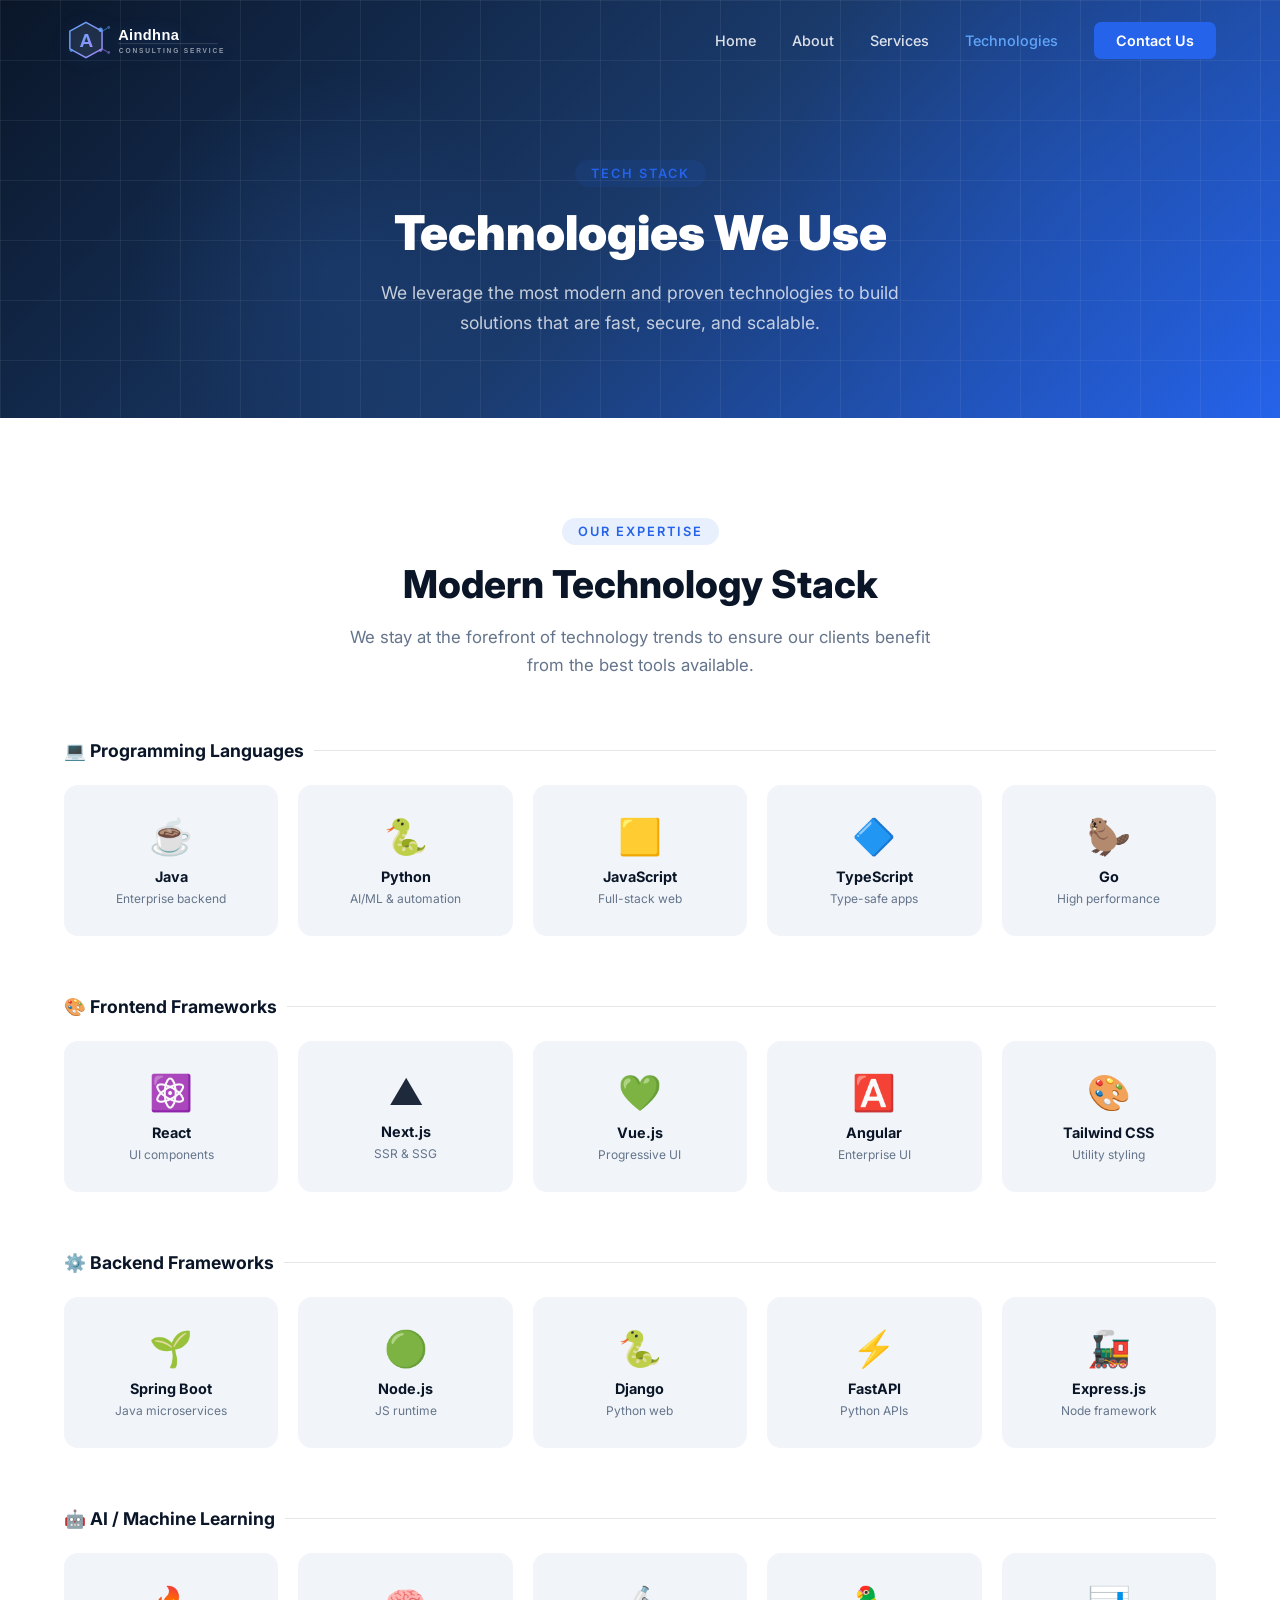
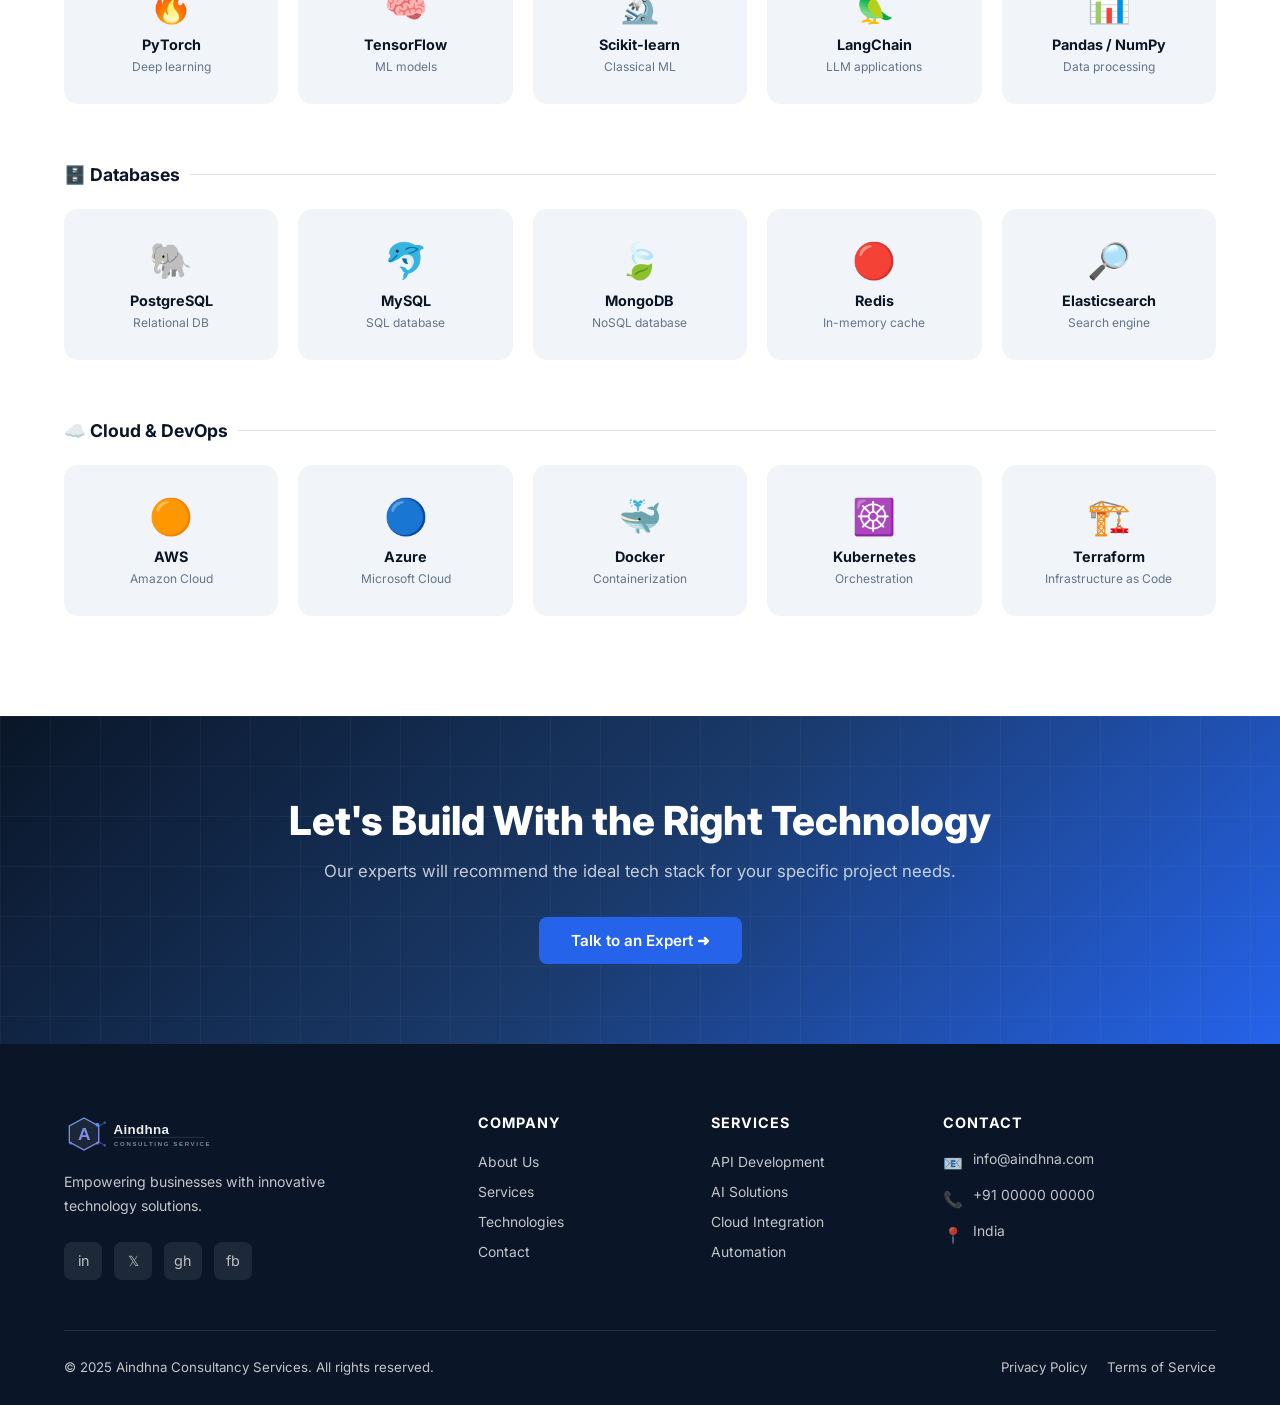
<file: technologies.html>
<!DOCTYPE html>
<html lang="en">
<head>
  <meta charset="UTF-8" />
  <meta name="viewport" content="width=device-width, initial-scale=1.0" />
  <title>Technologies — Aindhna Consultancy Services</title>
  <link rel="stylesheet" href="css/styles.css" />
  <link href="https://fonts.googleapis.com/css2?family=Inter:wght@400;500;600;700;800;900&display=swap" rel="stylesheet" />
</head>
<body>

<nav class="navbar" id="navbar">
  <div class="nav-container">
    <a href="index.html" class="logo">
      <img src="images/logo-white.svg" alt="Aindhna Consultancy Services" class="logo-img" />
    </a>
    <ul class="nav-links">
      <li><a href="index.html">Home</a></li>
      <li><a href="about.html">About</a></li>
      <li><a href="services.html">Services</a></li>
      <li><a href="technologies.html">Technologies</a></li>
      <li><a href="contact.html" class="nav-cta">Contact Us</a></li>
    </ul>
    <div class="hamburger" id="hamburger"><span></span><span></span><span></span></div>
  </div>
</nav>

<div class="mobile-nav" id="mobileNav">
  <button class="mobile-close" id="mobileClose">✕</button>
  <a href="index.html">Home</a>
  <a href="about.html">About</a>
  <a href="services.html">Services</a>
  <a href="technologies.html">Technologies</a>
  <a href="contact.html">Contact Us</a>
</div>

<!-- Page Hero -->
<section class="page-hero">
  <div class="hero-bg"><div class="grid-overlay"></div></div>
  <div class="container">
    <div class="page-hero-content">
      <div class="section-tag">Tech Stack</div>
      <h1>Technologies We Use</h1>
      <p>We leverage the most modern and proven technologies to build solutions that are fast, secure, and scalable.</p>
    </div>
  </div>
</section>

<!-- Tech Section -->
<section class="tech-section">
  <div class="container">
    <div class="section-header fade-up">
      <div class="section-tag">Our Expertise</div>
      <h2 class="section-title">Modern Technology Stack</h2>
      <p class="section-subtitle" style="margin:0 auto;">We stay at the forefront of technology trends to ensure our clients benefit from the best tools available.</p>
    </div>

    <div class="tech-categories">

      <!-- Languages -->
      <div class="tech-category fade-up">
        <h3>💻 Programming Languages</h3>
        <div class="tech-cards">
          <div class="tech-card">
            <div class="t-icon">☕</div>
            <h4>Java</h4>
            <p>Enterprise backend</p>
          </div>
          <div class="tech-card">
            <div class="t-icon">🐍</div>
            <h4>Python</h4>
            <p>AI/ML & automation</p>
          </div>
          <div class="tech-card">
            <div class="t-icon">🟨</div>
            <h4>JavaScript</h4>
            <p>Full-stack web</p>
          </div>
          <div class="tech-card">
            <div class="t-icon">🔷</div>
            <h4>TypeScript</h4>
            <p>Type-safe apps</p>
          </div>
          <div class="tech-card">
            <div class="t-icon">🦫</div>
            <h4>Go</h4>
            <p>High performance</p>
          </div>
        </div>
      </div>

      <!-- Frontend -->
      <div class="tech-category fade-up">
        <h3>🎨 Frontend Frameworks</h3>
        <div class="tech-cards">
          <div class="tech-card">
            <div class="t-icon">⚛️</div>
            <h4>React</h4>
            <p>UI components</p>
          </div>
          <div class="tech-card">
            <div class="t-icon">▲</div>
            <h4>Next.js</h4>
            <p>SSR & SSG</p>
          </div>
          <div class="tech-card">
            <div class="t-icon">💚</div>
            <h4>Vue.js</h4>
            <p>Progressive UI</p>
          </div>
          <div class="tech-card">
            <div class="t-icon">🅰️</div>
            <h4>Angular</h4>
            <p>Enterprise UI</p>
          </div>
          <div class="tech-card">
            <div class="t-icon">🎨</div>
            <h4>Tailwind CSS</h4>
            <p>Utility styling</p>
          </div>
        </div>
      </div>

      <!-- Backend -->
      <div class="tech-category fade-up">
        <h3>⚙️ Backend Frameworks</h3>
        <div class="tech-cards">
          <div class="tech-card">
            <div class="t-icon">🌱</div>
            <h4>Spring Boot</h4>
            <p>Java microservices</p>
          </div>
          <div class="tech-card">
            <div class="t-icon">🟢</div>
            <h4>Node.js</h4>
            <p>JS runtime</p>
          </div>
          <div class="tech-card">
            <div class="t-icon">🐍</div>
            <h4>Django</h4>
            <p>Python web</p>
          </div>
          <div class="tech-card">
            <div class="t-icon">⚡</div>
            <h4>FastAPI</h4>
            <p>Python APIs</p>
          </div>
          <div class="tech-card">
            <div class="t-icon">🚂</div>
            <h4>Express.js</h4>
            <p>Node framework</p>
          </div>
        </div>
      </div>

      <!-- AI/ML -->
      <div class="tech-category fade-up">
        <h3>🤖 AI / Machine Learning</h3>
        <div class="tech-cards">
          <div class="tech-card">
            <div class="t-icon">🔥</div>
            <h4>PyTorch</h4>
            <p>Deep learning</p>
          </div>
          <div class="tech-card">
            <div class="t-icon">🧠</div>
            <h4>TensorFlow</h4>
            <p>ML models</p>
          </div>
          <div class="tech-card">
            <div class="t-icon">🔬</div>
            <h4>Scikit-learn</h4>
            <p>Classical ML</p>
          </div>
          <div class="tech-card">
            <div class="t-icon">🦜</div>
            <h4>LangChain</h4>
            <p>LLM applications</p>
          </div>
          <div class="tech-card">
            <div class="t-icon">📊</div>
            <h4>Pandas / NumPy</h4>
            <p>Data processing</p>
          </div>
        </div>
      </div>

      <!-- Database -->
      <div class="tech-category fade-up">
        <h3>🗄️ Databases</h3>
        <div class="tech-cards">
          <div class="tech-card">
            <div class="t-icon">🐘</div>
            <h4>PostgreSQL</h4>
            <p>Relational DB</p>
          </div>
          <div class="tech-card">
            <div class="t-icon">🐬</div>
            <h4>MySQL</h4>
            <p>SQL database</p>
          </div>
          <div class="tech-card">
            <div class="t-icon">🍃</div>
            <h4>MongoDB</h4>
            <p>NoSQL database</p>
          </div>
          <div class="tech-card">
            <div class="t-icon">🔴</div>
            <h4>Redis</h4>
            <p>In-memory cache</p>
          </div>
          <div class="tech-card">
            <div class="t-icon">🔎</div>
            <h4>Elasticsearch</h4>
            <p>Search engine</p>
          </div>
        </div>
      </div>

      <!-- Cloud & DevOps -->
      <div class="tech-category fade-up">
        <h3>☁️ Cloud & DevOps</h3>
        <div class="tech-cards">
          <div class="tech-card">
            <div class="t-icon">🟠</div>
            <h4>AWS</h4>
            <p>Amazon Cloud</p>
          </div>
          <div class="tech-card">
            <div class="t-icon">🔵</div>
            <h4>Azure</h4>
            <p>Microsoft Cloud</p>
          </div>
          <div class="tech-card">
            <div class="t-icon">🐳</div>
            <h4>Docker</h4>
            <p>Containerization</p>
          </div>
          <div class="tech-card">
            <div class="t-icon">☸️</div>
            <h4>Kubernetes</h4>
            <p>Orchestration</p>
          </div>
          <div class="tech-card">
            <div class="t-icon">🏗️</div>
            <h4>Terraform</h4>
            <p>Infrastructure as Code</p>
          </div>
        </div>
      </div>

    </div>
  </div>
</section>

<!-- CTA -->
<section class="cta-banner">
  <div class="container">
    <div class="cta-content fade-up">
      <h2>Let's Build With the Right Technology</h2>
      <p>Our experts will recommend the ideal tech stack for your specific project needs.</p>
      <a href="contact.html" class="btn-primary" style="display:inline-flex; margin:0 auto;">Talk to an Expert ➜</a>
    </div>
  </div>
</section>

<footer class="footer">
  <div class="container">
    <div class="footer-grid">
      <div class="footer-brand">
        <img src="images/logo-white.svg" alt="Aindhna Consultancy Services" class="footer-logo" />
        <p>Empowering businesses with innovative technology solutions.</p>
        <div class="social-links">
          <a href="#" class="social-link">in</a>
          <a href="#" class="social-link">𝕏</a>
          <a href="#" class="social-link">gh</a>
          <a href="#" class="social-link">fb</a>
        </div>
      </div>
      <div class="footer-col">
        <h4>Company</h4>
        <ul>
          <li><a href="about.html">About Us</a></li>
          <li><a href="services.html">Services</a></li>
          <li><a href="technologies.html">Technologies</a></li>
          <li><a href="contact.html">Contact</a></li>
        </ul>
      </div>
      <div class="footer-col">
        <h4>Services</h4>
        <ul>
          <li><a href="services.html">API Development</a></li>
          <li><a href="services.html">AI Solutions</a></li>
          <li><a href="services.html">Cloud Integration</a></li>
          <li><a href="services.html">Automation</a></li>
        </ul>
      </div>
      <div class="footer-col">
        <h4>Contact</h4>
        <div class="contact-info">
          <div class="contact-item"><span class="ci-icon">📧</span><span>info@aindhna.com</span></div>
          <div class="contact-item"><span class="ci-icon">📞</span><span>+91 00000 00000</span></div>
          <div class="contact-item"><span class="ci-icon">📍</span><span>India</span></div>
        </div>
      </div>
    </div>
    <div class="footer-bottom">
      <p>© 2025 Aindhna Consultancy Services. All rights reserved.</p>
      <div class="footer-bottom-links">
        <a href="#">Privacy Policy</a>
        <a href="#">Terms of Service</a>
      </div>
    </div>
  </div>
</footer>

<script src="js/main.js"></script>
</body>
</html>
</file>
<file: css/styles.css>
/* ===================== GLOBAL ===================== */
* {
  margin: 0;
  padding: 0;
  box-sizing: border-box;
}

:root {
  --primary: #0a1628;
  --secondary: #1a3a6b;
  --accent: #2563eb;
  --accent-light: #3b82f6;
  --white: #ffffff;
  --light-gray: #f1f5f9;
  --text-gray: #64748b;
  --text-dark: #1e293b;
  --gradient: linear-gradient(135deg, #0a1628 0%, #1a3a6b 50%, #2563eb 100%);
}

html { scroll-behavior: smooth; }

body {
  font-family: 'Inter', 'Segoe UI', sans-serif;
  color: var(--text-dark);
  background: var(--white);
  overflow-x: hidden;
}

a { text-decoration: none; color: inherit; }
ul { list-style: none; }
img { max-width: 100%; }

.container {
  max-width: 1200px;
  margin: 0 auto;
  padding: 0 24px;
}

.section-tag {
  display: inline-block;
  background: rgba(37, 99, 235, 0.1);
  color: var(--accent);
  font-size: 0.8rem;
  font-weight: 600;
  letter-spacing: 2px;
  text-transform: uppercase;
  padding: 6px 16px;
  border-radius: 20px;
  margin-bottom: 16px;
}

.section-title {
  font-size: 2.4rem;
  font-weight: 800;
  color: var(--primary);
  line-height: 1.2;
  margin-bottom: 16px;
}

.section-subtitle {
  font-size: 1.05rem;
  color: var(--text-gray);
  max-width: 600px;
  line-height: 1.7;
}

.btn-primary {
  display: inline-flex;
  align-items: center;
  gap: 8px;
  background: var(--accent);
  color: var(--white);
  padding: 14px 32px;
  border-radius: 8px;
  font-weight: 600;
  font-size: 0.95rem;
  border: none;
  cursor: pointer;
  transition: all 0.3s ease;
}

.btn-primary:hover {
  background: var(--accent-light);
  transform: translateY(-2px);
  box-shadow: 0 8px 25px rgba(37, 99, 235, 0.35);
}

.btn-outline {
  display: inline-flex;
  align-items: center;
  gap: 8px;
  background: transparent;
  color: var(--white);
  padding: 14px 32px;
  border-radius: 8px;
  font-weight: 600;
  font-size: 0.95rem;
  border: 2px solid rgba(255,255,255,0.5);
  cursor: pointer;
  transition: all 0.3s ease;
}

.btn-outline:hover {
  background: rgba(255,255,255,0.1);
  border-color: var(--white);
}

/* ===================== NAVBAR ===================== */
.navbar {
  position: fixed;
  top: 0;
  width: 100%;
  z-index: 1000;
  padding: 18px 0;
  transition: all 0.4s ease;
  background: transparent;
}

.navbar.scrolled {
  background: rgba(10, 22, 40, 0.97);
  backdrop-filter: blur(20px);
  padding: 12px 0;
  box-shadow: 0 4px 30px rgba(0,0,0,0.3);
}

.nav-container {
  max-width: 1200px;
  margin: 0 auto;
  padding: 0 24px;
  display: flex;
  align-items: center;
  justify-content: space-between;
}

.logo {
  display: flex;
  align-items: center;
  gap: 12px;
}

.logo-img {
  height: 44px;
  width: auto;
  display: block;
  filter: drop-shadow(0 2px 8px rgba(37,99,235,0.25));
  transition: transform 0.3s ease;
}

.logo-img:hover {
  transform: scale(1.04);
}

.footer-logo {
  height: 40px;
  width: auto;
  display: block;
  margin-bottom: 16px;
  opacity: 0.92;
}

.logo-icon {
  width: 42px;
  height: 42px;
  background: var(--gradient);
  border-radius: 10px;
  display: flex;
  align-items: center;
  justify-content: center;
  font-size: 1.3rem;
  font-weight: 900;
  color: white;
}

.logo-text {
  display: flex;
  flex-direction: column;
}

.logo-name {
  font-size: 1.15rem;
  font-weight: 800;
  color: var(--white);
  letter-spacing: 0.5px;
}

.logo-tagline {
  font-size: 0.65rem;
  color: rgba(255,255,255,0.6);
  letter-spacing: 1.5px;
  text-transform: uppercase;
}

.nav-links {
  display: flex;
  align-items: center;
  gap: 36px;
}

.nav-links a {
  color: rgba(255,255,255,0.85);
  font-size: 0.9rem;
  font-weight: 500;
  position: relative;
  transition: color 0.3s;
}

.nav-links a::after {
  content: '';
  position: absolute;
  bottom: -4px;
  left: 0;
  width: 0;
  height: 2px;
  background: var(--accent-light);
  transition: width 0.3s;
}

.nav-links a:hover { color: var(--white); }
.nav-links a:hover::after { width: 100%; }

.nav-cta {
  background: var(--accent);
  color: var(--white) !important;
  padding: 10px 22px;
  border-radius: 7px;
  font-weight: 600 !important;
  transition: all 0.3s ease !important;
}

.nav-cta:hover {
  background: var(--accent-light);
  transform: translateY(-1px);
}

.nav-cta::after { display: none !important; }

.hamburger {
  display: none;
  flex-direction: column;
  gap: 5px;
  cursor: pointer;
  padding: 4px;
}

.hamburger span {
  width: 24px;
  height: 2px;
  background: var(--white);
  border-radius: 2px;
  transition: all 0.3s;
}

/* ===================== HERO ===================== */
.hero {
  min-height: 100vh;
  background: var(--gradient);
  display: flex;
  align-items: center;
  position: relative;
  overflow: hidden;
  padding: 120px 0 80px;
}

.hero-bg {
  position: absolute;
  inset: 0;
  overflow: hidden;
}

.hero-bg::before {
  content: '';
  position: absolute;
  width: 600px;
  height: 600px;
  background: radial-gradient(circle, rgba(37,99,235,0.15) 0%, transparent 70%);
  top: -100px;
  right: -100px;
  border-radius: 50%;
}

.hero-bg::after {
  content: '';
  position: absolute;
  width: 400px;
  height: 400px;
  background: radial-gradient(circle, rgba(59,130,246,0.1) 0%, transparent 70%);
  bottom: -50px;
  left: 10%;
  border-radius: 50%;
}

.grid-overlay {
  position: absolute;
  inset: 0;
  background-image: linear-gradient(rgba(255,255,255,0.03) 1px, transparent 1px),
                    linear-gradient(90deg, rgba(255,255,255,0.03) 1px, transparent 1px);
  background-size: 60px 60px;
}

.hero-content {
  position: relative;
  z-index: 2;
  display: grid;
  grid-template-columns: 1fr 1fr;
  gap: 60px;
  align-items: center;
}

.hero-badge {
  display: inline-flex;
  align-items: center;
  gap: 8px;
  background: rgba(255,255,255,0.1);
  border: 1px solid rgba(255,255,255,0.2);
  color: rgba(255,255,255,0.9);
  padding: 8px 18px;
  border-radius: 30px;
  font-size: 0.82rem;
  font-weight: 500;
  margin-bottom: 28px;
  backdrop-filter: blur(10px);
}

.hero-badge span { color: #60a5fa; }

.hero-title {
  font-size: 3.5rem;
  font-weight: 900;
  color: var(--white);
  line-height: 1.1;
  margin-bottom: 24px;
}

.hero-title .highlight {
  background: linear-gradient(135deg, #60a5fa, #a78bfa);
  -webkit-background-clip: text;
  -webkit-text-fill-color: transparent;
  background-clip: text;
}

.hero-description {
  font-size: 1.1rem;
  color: rgba(255,255,255,0.75);
  line-height: 1.8;
  margin-bottom: 40px;
  max-width: 520px;
}

.hero-buttons {
  display: flex;
  gap: 16px;
  flex-wrap: wrap;
}

.hero-stats {
  display: grid;
  grid-template-columns: repeat(3, 1fr);
  gap: 24px;
  margin-top: 56px;
}

.stat-card {
  background: rgba(255,255,255,0.07);
  border: 1px solid rgba(255,255,255,0.12);
  border-radius: 14px;
  padding: 24px 20px;
  text-align: center;
  backdrop-filter: blur(10px);
  transition: transform 0.3s;
}

.stat-card:hover { transform: translateY(-4px); }

.stat-number {
  font-size: 2rem;
  font-weight: 800;
  color: var(--white);
  margin-bottom: 6px;
}

.stat-label {
  font-size: 0.8rem;
  color: rgba(255,255,255,0.6);
  text-transform: uppercase;
  letter-spacing: 1px;
}

.hero-visual {
  display: flex;
  justify-content: center;
  align-items: center;
}

.hero-card {
  background: rgba(255,255,255,0.07);
  border: 1px solid rgba(255,255,255,0.15);
  border-radius: 20px;
  padding: 40px;
  backdrop-filter: blur(20px);
  width: 100%;
  max-width: 420px;
}

.tech-grid {
  display: grid;
  grid-template-columns: repeat(3, 1fr);
  gap: 16px;
}

.tech-item {
  background: rgba(255,255,255,0.08);
  border-radius: 12px;
  padding: 18px 12px;
  text-align: center;
  transition: all 0.3s;
  cursor: default;
}

.tech-item:hover {
  background: rgba(37,99,235,0.3);
  transform: translateY(-3px);
}

.tech-item .icon { font-size: 1.8rem; margin-bottom: 8px; }

.tech-item span {
  display: block;
  font-size: 0.72rem;
  color: rgba(255,255,255,0.7);
  font-weight: 500;
}

/* ===================== SERVICES PREVIEW ===================== */
.services-preview {
  padding: 100px 0;
  background: var(--light-gray);
}

.section-header {
  text-align: center;
  margin-bottom: 60px;
}

.section-header .section-subtitle {
  margin: 0 auto;
}

.services-grid {
  display: grid;
  grid-template-columns: repeat(3, 1fr);
  gap: 28px;
}

.service-card {
  background: var(--white);
  border-radius: 16px;
  padding: 36px 30px;
  transition: all 0.3s ease;
  border: 1px solid rgba(0,0,0,0.06);
  position: relative;
  overflow: hidden;
}

.service-card::before {
  content: '';
  position: absolute;
  top: 0;
  left: 0;
  right: 0;
  height: 3px;
  background: var(--gradient);
  transform: scaleX(0);
  transition: transform 0.3s;
}

.service-card:hover {
  transform: translateY(-6px);
  box-shadow: 0 20px 50px rgba(0,0,0,0.1);
}

.service-card:hover::before { transform: scaleX(1); }

.service-icon {
  width: 60px;
  height: 60px;
  background: rgba(37,99,235,0.1);
  border-radius: 14px;
  display: flex;
  align-items: center;
  justify-content: center;
  font-size: 1.6rem;
  margin-bottom: 22px;
  transition: all 0.3s;
}

.service-card:hover .service-icon {
  background: var(--accent);
  transform: scale(1.05);
}

.service-card h3 {
  font-size: 1.15rem;
  font-weight: 700;
  color: var(--primary);
  margin-bottom: 12px;
}

.service-card p {
  font-size: 0.9rem;
  color: var(--text-gray);
  line-height: 1.7;
}

/* ===================== ABOUT STRIP ===================== */
.about-strip {
  padding: 100px 0;
  background: var(--white);
}

.about-grid {
  display: grid;
  grid-template-columns: 1fr 1fr;
  gap: 80px;
  align-items: center;
}

.about-visual {
  position: relative;
}

.about-img-card {
  background: var(--gradient);
  border-radius: 20px;
  padding: 50px 40px;
  color: var(--white);
}

.about-img-card h3 {
  font-size: 1.8rem;
  font-weight: 800;
  margin-bottom: 16px;
}

.about-img-card p {
  color: rgba(255,255,255,0.8);
  line-height: 1.7;
  margin-bottom: 30px;
}

.about-features {
  display: flex;
  flex-direction: column;
  gap: 12px;
}

.about-feature {
  display: flex;
  align-items: center;
  gap: 10px;
  font-size: 0.9rem;
  color: rgba(255,255,255,0.85);
}

.about-feature .check {
  width: 22px;
  height: 22px;
  background: rgba(255,255,255,0.2);
  border-radius: 50%;
  display: flex;
  align-items: center;
  justify-content: center;
  font-size: 0.7rem;
  flex-shrink: 0;
}

.about-content .section-subtitle { max-width: 100%; }

.values-grid {
  display: grid;
  grid-template-columns: 1fr 1fr;
  gap: 20px;
  margin-top: 36px;
}

.value-card {
  background: var(--light-gray);
  border-radius: 12px;
  padding: 22px 20px;
  border-left: 3px solid var(--accent);
}

.value-card h4 {
  font-size: 0.95rem;
  font-weight: 700;
  color: var(--primary);
  margin-bottom: 6px;
}

.value-card p {
  font-size: 0.82rem;
  color: var(--text-gray);
  line-height: 1.6;
}

/* ===================== CTA BANNER ===================== */
.cta-banner {
  padding: 80px 0;
  background: var(--gradient);
  text-align: center;
  position: relative;
  overflow: hidden;
}

.cta-banner::before {
  content: '';
  position: absolute;
  inset: 0;
  background-image: linear-gradient(rgba(255,255,255,0.03) 1px, transparent 1px),
                    linear-gradient(90deg, rgba(255,255,255,0.03) 1px, transparent 1px);
  background-size: 50px 50px;
}

.cta-content { position: relative; z-index: 2; }

.cta-banner h2 {
  font-size: 2.5rem;
  font-weight: 800;
  color: var(--white);
  margin-bottom: 16px;
}

.cta-banner p {
  color: rgba(255,255,255,0.75);
  font-size: 1.05rem;
  margin-bottom: 36px;
}

/* ===================== FOOTER ===================== */
.footer {
  background: var(--primary);
  color: rgba(255,255,255,0.75);
  padding: 70px 0 30px;
}

.footer-grid {
  display: grid;
  grid-template-columns: 2fr 1fr 1fr 1.5fr;
  gap: 50px;
  margin-bottom: 50px;
}

.footer-brand .logo-name { font-size: 1.2rem; margin-bottom: 4px; display: block; }
.footer-brand .logo-tagline { display: block; margin-bottom: 16px; }

.footer-brand p {
  font-size: 0.88rem;
  line-height: 1.7;
  max-width: 280px;
  margin-bottom: 24px;
}

.social-links {
  display: flex;
  gap: 12px;
}

.social-link {
  width: 38px;
  height: 38px;
  background: rgba(255,255,255,0.08);
  border-radius: 8px;
  display: flex;
  align-items: center;
  justify-content: center;
  font-size: 0.9rem;
  transition: all 0.3s;
  color: rgba(255,255,255,0.7);
}

.social-link:hover {
  background: var(--accent);
  color: white;
  transform: translateY(-2px);
}

.footer-col h4 {
  font-size: 0.9rem;
  font-weight: 700;
  color: var(--white);
  margin-bottom: 20px;
  text-transform: uppercase;
  letter-spacing: 1px;
}

.footer-col ul { display: flex; flex-direction: column; gap: 10px; }

.footer-col ul li a {
  font-size: 0.87rem;
  transition: color 0.3s;
}

.footer-col ul li a:hover { color: var(--accent-light); }

.contact-info { display: flex; flex-direction: column; gap: 14px; }

.contact-item {
  display: flex;
  align-items: flex-start;
  gap: 10px;
  font-size: 0.87rem;
}

.contact-item .ci-icon {
  font-size: 1rem;
  margin-top: 2px;
  flex-shrink: 0;
}

.footer-bottom {
  border-top: 1px solid rgba(255,255,255,0.1);
  padding-top: 28px;
  display: flex;
  justify-content: space-between;
  align-items: center;
  flex-wrap: wrap;
  gap: 12px;
}

.footer-bottom p { font-size: 0.83rem; }

.footer-bottom-links {
  display: flex;
  gap: 20px;
}

.footer-bottom-links a {
  font-size: 0.83rem;
  transition: color 0.3s;
}

.footer-bottom-links a:hover { color: var(--accent-light); }

/* ===================== PAGE HERO (inner pages) ===================== */
.page-hero {
  padding: 160px 0 80px;
  background: var(--gradient);
  text-align: center;
  position: relative;
  overflow: hidden;
}

.page-hero::before {
  content: '';
  position: absolute;
  inset: 0;
  background-image: linear-gradient(rgba(255,255,255,0.03) 1px, transparent 1px),
                    linear-gradient(90deg, rgba(255,255,255,0.03) 1px, transparent 1px);
  background-size: 60px 60px;
}

.page-hero-content { position: relative; z-index: 2; }

.page-hero h1 {
  font-size: 3rem;
  font-weight: 900;
  color: var(--white);
  margin-bottom: 16px;
}

.page-hero p {
  font-size: 1.1rem;
  color: rgba(255,255,255,0.75);
  max-width: 580px;
  margin: 0 auto;
  line-height: 1.7;
}

/* ===================== ABOUT PAGE ===================== */
.about-overview {
  padding: 100px 0;
  background: var(--white);
}

.overview-grid {
  display: grid;
  grid-template-columns: 1fr 1fr;
  gap: 80px;
  align-items: center;
}

.overview-text h2 { margin-bottom: 20px; }
.overview-text p { color: var(--text-gray); line-height: 1.8; margin-bottom: 16px; }

.mission-vision {
  padding: 100px 0;
  background: var(--light-gray);
}

.mv-grid {
  display: grid;
  grid-template-columns: 1fr 1fr;
  gap: 32px;
}

.mv-card {
  background: var(--white);
  border-radius: 20px;
  padding: 48px 40px;
  border-top: 4px solid var(--accent);
}

.mv-card .mv-icon {
  font-size: 2.5rem;
  margin-bottom: 20px;
}

.mv-card h3 {
  font-size: 1.4rem;
  font-weight: 800;
  color: var(--primary);
  margin-bottom: 16px;
}

.mv-card p {
  color: var(--text-gray);
  line-height: 1.8;
  font-size: 0.95rem;
}

.why-choose {
  padding: 100px 0;
  background: var(--white);
}

.why-grid {
  display: grid;
  grid-template-columns: repeat(4, 1fr);
  gap: 24px;
  margin-top: 50px;
}

.why-card {
  text-align: center;
  padding: 36px 24px;
  border-radius: 16px;
  background: var(--light-gray);
  transition: all 0.3s;
}

.why-card:hover {
  background: var(--primary);
  color: white;
  transform: translateY(-5px);
}

.why-card:hover h4, .why-card:hover p { color: rgba(255,255,255,0.9); }

.why-icon { font-size: 2.2rem; margin-bottom: 16px; }
.why-card h4 { font-size: 1rem; font-weight: 700; color: var(--primary); margin-bottom: 10px; }
.why-card p { font-size: 0.85rem; color: var(--text-gray); line-height: 1.6; }

/* ===================== SERVICES PAGE ===================== */
.services-full {
  padding: 100px 0;
  background: var(--white);
}

.services-full-grid {
  display: grid;
  grid-template-columns: repeat(2, 1fr);
  gap: 32px;
  margin-top: 60px;
}

.service-full-card {
  background: var(--light-gray);
  border-radius: 20px;
  padding: 44px 40px;
  transition: all 0.3s;
  border: 1px solid transparent;
}

.service-full-card:hover {
  background: var(--white);
  border-color: rgba(37,99,235,0.2);
  box-shadow: 0 20px 60px rgba(0,0,0,0.08);
  transform: translateY(-5px);
}

.sfc-icon {
  width: 70px;
  height: 70px;
  background: var(--gradient);
  border-radius: 16px;
  display: flex;
  align-items: center;
  justify-content: center;
  font-size: 1.8rem;
  margin-bottom: 24px;
}

.service-full-card h3 {
  font-size: 1.25rem;
  font-weight: 700;
  color: var(--primary);
  margin-bottom: 14px;
}

.service-full-card p {
  color: var(--text-gray);
  line-height: 1.75;
  margin-bottom: 20px;
  font-size: 0.92rem;
}

.service-tags { display: flex; flex-wrap: wrap; gap: 8px; }

.service-tag {
  background: rgba(37,99,235,0.1);
  color: var(--accent);
  padding: 5px 13px;
  border-radius: 20px;
  font-size: 0.78rem;
  font-weight: 600;
}

/* ===================== TECHNOLOGIES PAGE ===================== */
.tech-section {
  padding: 100px 0;
  background: var(--white);
}

.tech-categories {
  display: flex;
  flex-direction: column;
  gap: 60px;
  margin-top: 60px;
}

.tech-category h3 {
  font-size: 1.1rem;
  font-weight: 700;
  color: var(--primary);
  margin-bottom: 24px;
  display: flex;
  align-items: center;
  gap: 10px;
}

.tech-category h3::after {
  content: '';
  flex: 1;
  height: 1px;
  background: rgba(0,0,0,0.1);
}

.tech-cards {
  display: grid;
  grid-template-columns: repeat(5, 1fr);
  gap: 20px;
}

.tech-card {
  background: var(--light-gray);
  border-radius: 14px;
  padding: 28px 20px;
  text-align: center;
  transition: all 0.3s;
  border: 2px solid transparent;
  cursor: default;
}

.tech-card:hover {
  border-color: var(--accent);
  background: white;
  transform: translateY(-4px);
  box-shadow: 0 12px 30px rgba(37,99,235,0.12);
}

.tech-card .t-icon { font-size: 2.2rem; margin-bottom: 10px; }

.tech-card h4 {
  font-size: 0.9rem;
  font-weight: 700;
  color: var(--primary);
  margin-bottom: 6px;
}

.tech-card p {
  font-size: 0.75rem;
  color: var(--text-gray);
}

/* ===================== CONTACT PAGE ===================== */
.contact-section {
  padding: 100px 0;
  background: var(--light-gray);
}

.contact-grid {
  display: grid;
  grid-template-columns: 1fr 1.6fr;
  gap: 60px;
  align-items: start;
}

.contact-info-panel h2 { margin-bottom: 16px; }
.contact-info-panel p { color: var(--text-gray); line-height: 1.75; margin-bottom: 40px; }

.info-cards { display: flex; flex-direction: column; gap: 20px; }

.info-card {
  background: var(--white);
  border-radius: 14px;
  padding: 22px 24px;
  display: flex;
  align-items: flex-start;
  gap: 16px;
}

.info-card-icon {
  width: 46px;
  height: 46px;
  background: rgba(37,99,235,0.1);
  border-radius: 10px;
  display: flex;
  align-items: center;
  justify-content: center;
  font-size: 1.2rem;
  flex-shrink: 0;
}

.info-card-text h4 {
  font-size: 0.85rem;
  font-weight: 600;
  color: var(--text-gray);
  text-transform: uppercase;
  letter-spacing: 1px;
  margin-bottom: 4px;
}

.info-card-text p {
  font-size: 0.95rem;
  color: var(--primary);
  font-weight: 600;
  margin: 0;
}

.contact-form-panel {
  background: var(--white);
  border-radius: 20px;
  padding: 48px 44px;
  box-shadow: 0 10px 40px rgba(0,0,0,0.07);
}

.contact-form-panel h3 {
  font-size: 1.5rem;
  font-weight: 800;
  color: var(--primary);
  margin-bottom: 8px;
}

.contact-form-panel > p {
  color: var(--text-gray);
  font-size: 0.9rem;
  margin-bottom: 32px;
}

.form-row {
  display: grid;
  grid-template-columns: 1fr 1fr;
  gap: 20px;
}

.form-group {
  display: flex;
  flex-direction: column;
  gap: 7px;
  margin-bottom: 20px;
}

.form-group label {
  font-size: 0.85rem;
  font-weight: 600;
  color: var(--text-dark);
}

.form-group input,
.form-group select,
.form-group textarea {
  padding: 13px 16px;
  border: 1.5px solid #e2e8f0;
  border-radius: 9px;
  font-size: 0.92rem;
  color: var(--text-dark);
  background: var(--white);
  transition: border-color 0.3s;
  font-family: inherit;
  outline: none;
}

.form-group input:focus,
.form-group select:focus,
.form-group textarea:focus {
  border-color: var(--accent);
  box-shadow: 0 0 0 3px rgba(37,99,235,0.08);
}

.form-group textarea { resize: vertical; min-height: 130px; }

.form-submit {
  width: 100%;
  padding: 15px;
  background: var(--gradient);
  color: var(--white);
  border: none;
  border-radius: 9px;
  font-size: 1rem;
  font-weight: 700;
  cursor: pointer;
  transition: all 0.3s;
  margin-top: 8px;
}

.form-submit:hover {
  transform: translateY(-2px);
  box-shadow: 0 8px 25px rgba(37,99,235,0.35);
}

.success-msg {
  display: none;
  background: rgba(22,163,74,0.1);
  border: 1px solid rgba(22,163,74,0.3);
  color: #16a34a;
  padding: 14px 18px;
  border-radius: 9px;
  font-weight: 600;
  margin-top: 16px;
  text-align: center;
}

/* ===================== RESPONSIVE ===================== */
@media (max-width: 1024px) {
  .hero-content { grid-template-columns: 1fr; text-align: center; }
  .hero-visual { display: none; }
  .hero-description { margin: 0 auto 40px; }
  .hero-buttons { justify-content: center; }
  .hero-stats { max-width: 500px; margin: 56px auto 0; }
  .services-grid { grid-template-columns: repeat(2, 1fr); }
  .about-grid { grid-template-columns: 1fr; gap: 48px; }
  .footer-grid { grid-template-columns: 1fr 1fr; }
  .why-grid { grid-template-columns: repeat(2, 1fr); }
  .tech-cards { grid-template-columns: repeat(3, 1fr); }
  .contact-grid { grid-template-columns: 1fr; }
}

@media (max-width: 768px) {
  .nav-links { display: none; }
  .hamburger { display: flex; }
  .section-title { font-size: 1.9rem; }
  .hero-title { font-size: 2.5rem; }
  .services-grid { grid-template-columns: 1fr; }
  .services-full-grid { grid-template-columns: 1fr; }
  .mv-grid { grid-template-columns: 1fr; }
  .overview-grid { grid-template-columns: 1fr; }
  .form-row { grid-template-columns: 1fr; }
  .footer-grid { grid-template-columns: 1fr; gap: 36px; }
  .footer-bottom { flex-direction: column; text-align: center; }
  .tech-cards { grid-template-columns: repeat(2, 1fr); }
  .hero-stats { grid-template-columns: 1fr 1fr; }
}

/* Mobile Nav */
.mobile-nav {
  display: none;
  position: fixed;
  top: 0;
  left: 0;
  right: 0;
  bottom: 0;
  background: rgba(10,22,40,0.98);
  z-index: 999;
  flex-direction: column;
  align-items: center;
  justify-content: center;
  gap: 32px;
}

.mobile-nav.active { display: flex; }

.mobile-nav a {
  color: var(--white);
  font-size: 1.4rem;
  font-weight: 600;
  transition: color 0.3s;
}

.mobile-nav a:hover { color: var(--accent-light); }

.mobile-close {
  position: absolute;
  top: 24px;
  right: 24px;
  background: none;
  border: none;
  color: white;
  font-size: 1.8rem;
  cursor: pointer;
}

/* Scroll animations */
.fade-up {
  opacity: 0;
  transform: translateY(30px);
  transition: all 0.6s ease;
}

.fade-up.visible {
  opacity: 1;
  transform: translateY(0);
}
</file>
